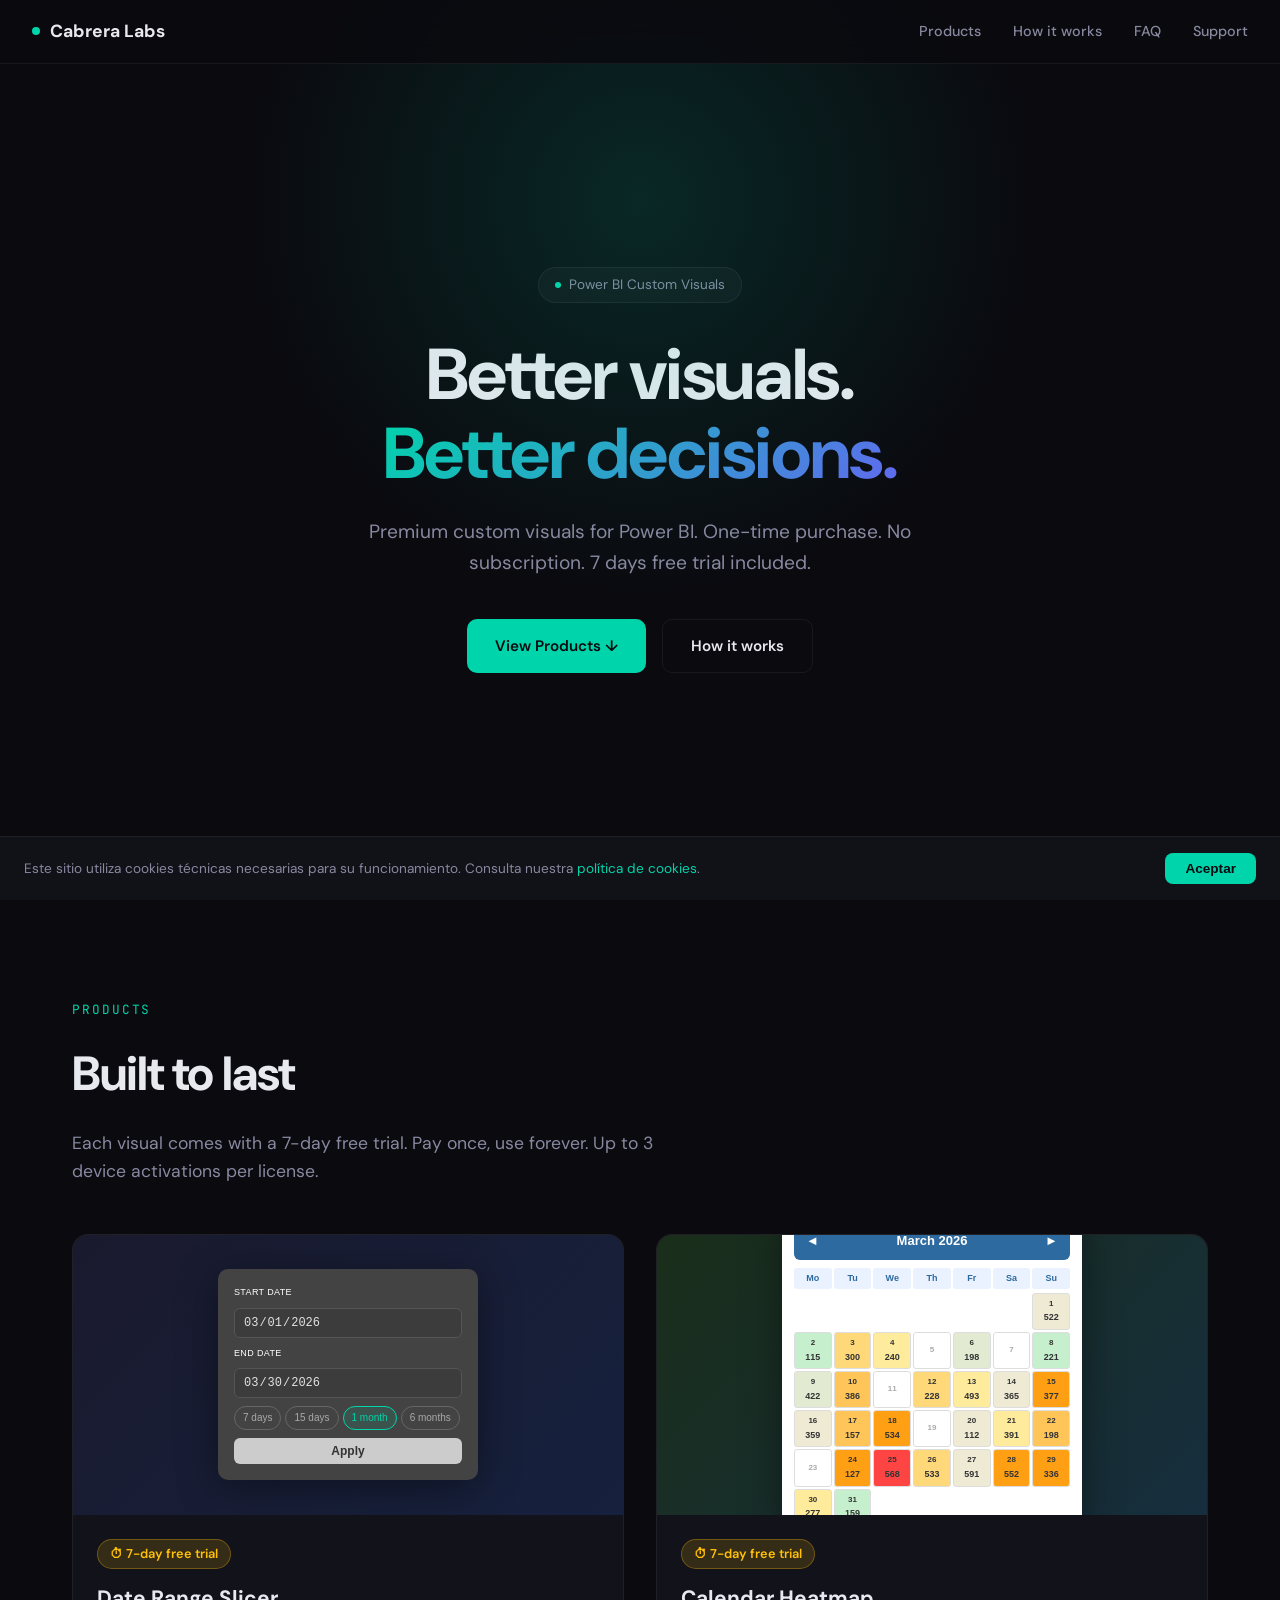
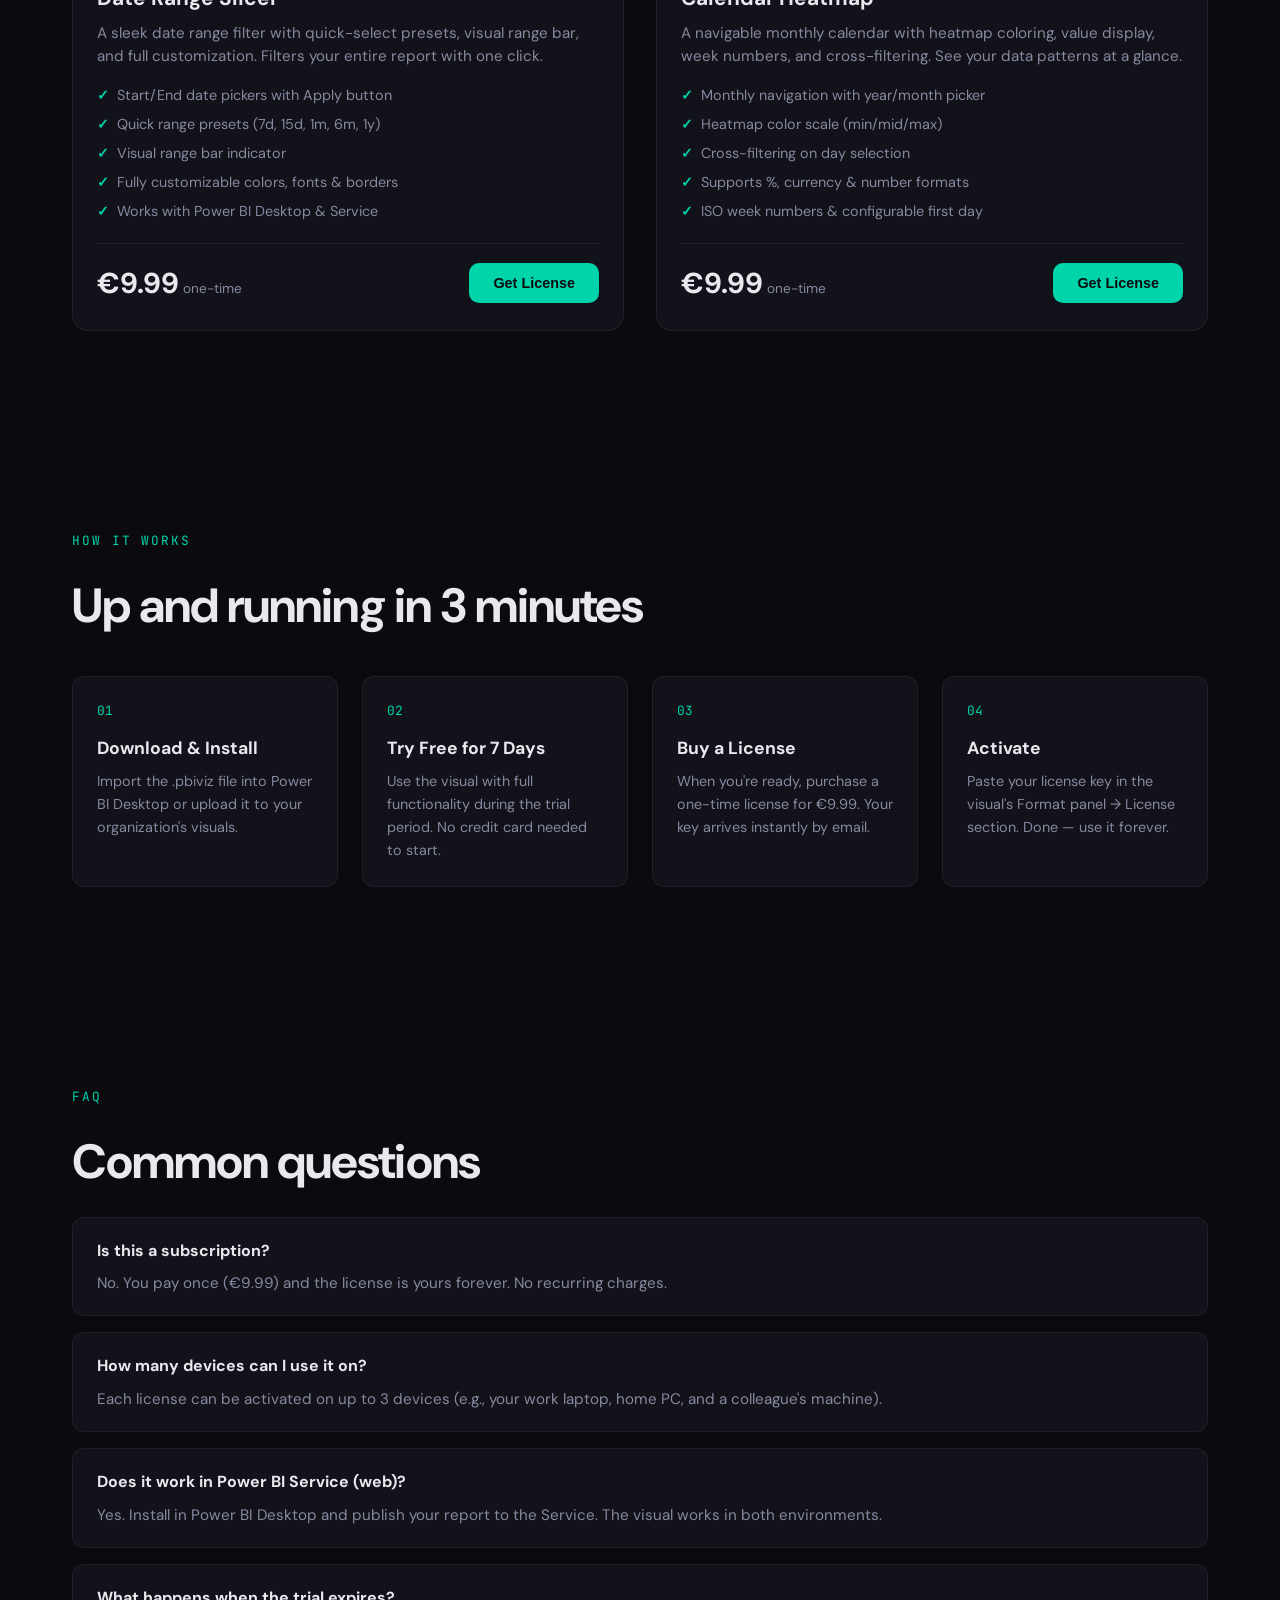
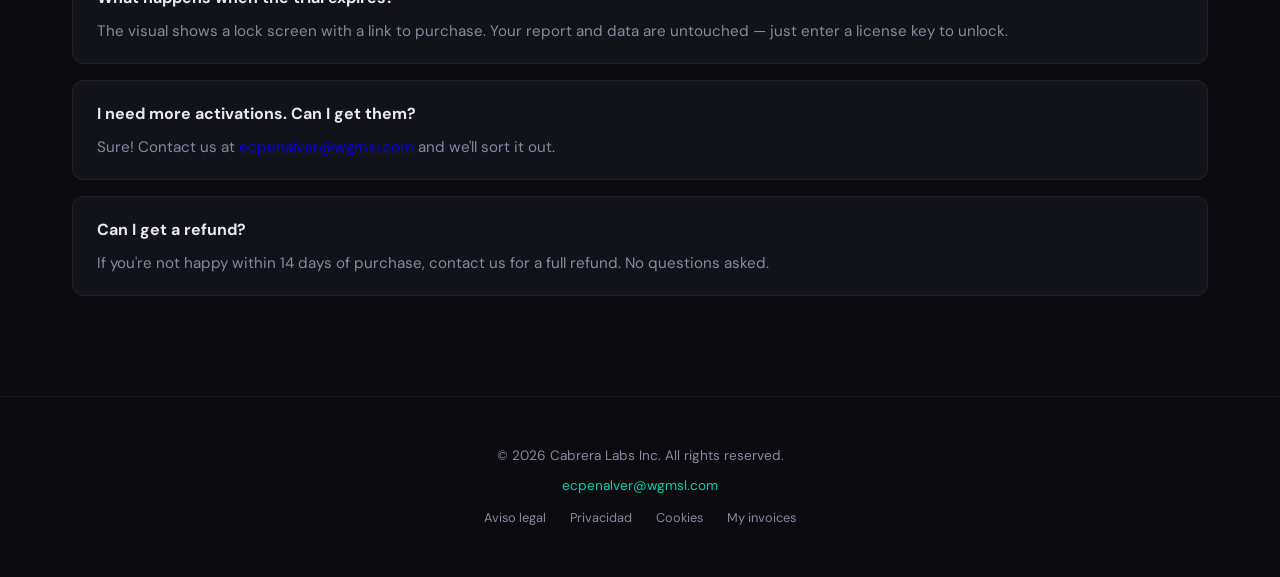
<file: index.html>
<!DOCTYPE html>
<html lang="en">
<head>
  <meta charset="UTF-8">
  <meta name="viewport" content="width=device-width, initial-scale=1.0">
  <title>Cabrera Labs — Power BI Custom Visuals</title>
  <meta name="description" content="Premium Power BI custom visuals. Date Range Slicer and Calendar Heatmap. One-time purchase, no subscription.">
  <link rel="preconnect" href="https://fonts.googleapis.com">
  <link href="https://fonts.googleapis.com/css2?family=DM+Sans:ital,wght@0,400;0,500;0,700&family=JetBrains+Mono:wght@500&display=swap" rel="stylesheet">
  <style>
    *, *::before, *::after { margin: 0; padding: 0; box-sizing: border-box; }

    :root {
      --bg: #0a0a0f;
      --bg2: #12121a;
      --bg3: #1a1a28;
      --text: #e8e8ef;
      --text-dim: #8888a0;
      --accent: #00d4aa;
      --accent-glow: rgba(0, 212, 170, 0.15);
      --accent2: #6366f1;
      --border: rgba(255,255,255,0.06);
      --card-bg: rgba(255,255,255,0.03);
      --font: 'DM Sans', sans-serif;
      --mono: 'JetBrains Mono', monospace;
    }

    html { scroll-behavior: smooth; }

    body {
      background: var(--bg);
      color: var(--text);
      font-family: var(--font);
      line-height: 1.6;
      -webkit-font-smoothing: antialiased;
    }

    /* ─── NAV ─── */
    nav {
      position: fixed; top: 0; left: 0; right: 0; z-index: 100;
      background: rgba(10, 10, 15, 0.85);
      backdrop-filter: blur(20px);
      border-bottom: 1px solid var(--border);
      padding: 0 2rem;
      height: 64px;
      display: flex; align-items: center; justify-content: space-between;
    }
    .nav-brand {
      display: flex; align-items: center; gap: 10px;
      font-weight: 700; font-size: 1.1rem; color: var(--text);
      text-decoration: none;
    }
    .nav-brand .dot { width: 8px; height: 8px; background: var(--accent); border-radius: 50%; }
    .nav-links { display: flex; gap: 2rem; align-items: center; }
    .nav-links a {
      color: var(--text-dim); text-decoration: none; font-size: 0.9rem; font-weight: 500;
      transition: color 0.2s;
    }
    .nav-links a:hover { color: var(--text); }

    /* ─── HERO ─── */
    .hero {
      min-height: 100vh;
      display: flex; flex-direction: column; align-items: center; justify-content: center;
      text-align: center;
      padding: 120px 2rem 80px;
      position: relative;
      overflow: hidden;
    }
    .hero::before {
      content: '';
      position: absolute; top: -200px; left: 50%; transform: translateX(-50%);
      width: 800px; height: 800px;
      background: radial-gradient(circle, var(--accent-glow) 0%, transparent 70%);
      pointer-events: none;
    }
    .hero-badge {
      display: inline-flex; align-items: center; gap: 8px;
      background: var(--card-bg); border: 1px solid var(--border);
      border-radius: 100px; padding: 6px 16px; margin-bottom: 2rem;
      font-size: 0.85rem; color: var(--text-dim);
    }
    .hero-badge .pulse {
      width: 6px; height: 6px; background: var(--accent); border-radius: 50%;
      animation: pulse 2s infinite;
    }
    @keyframes pulse {
      0%, 100% { opacity: 1; transform: scale(1); }
      50% { opacity: 0.5; transform: scale(1.5); }
    }
    .hero h1 {
      font-size: clamp(2.5rem, 6vw, 4.5rem);
      font-weight: 700;
      line-height: 1.1;
      max-width: 800px;
      margin-bottom: 1.5rem;
      letter-spacing: -0.02em;
    }
    .hero h1 .gradient {
      background: linear-gradient(135deg, var(--accent), var(--accent2));
      -webkit-background-clip: text; -webkit-text-fill-color: transparent;
    }
    .hero p {
      font-size: 1.2rem; color: var(--text-dim);
      max-width: 560px; margin-bottom: 2.5rem;
    }
    .hero-cta {
      display: flex; gap: 1rem; flex-wrap: wrap; justify-content: center;
    }
    .btn {
      display: inline-flex; align-items: center; gap: 8px;
      padding: 14px 28px;
      border-radius: 10px; font-weight: 600; font-size: 0.95rem;
      text-decoration: none; cursor: pointer; border: none;
      transition: all 0.25s;
    }
    .btn-primary {
      background: var(--accent); color: var(--bg);
    }
    .btn-primary:hover { transform: translateY(-2px); box-shadow: 0 8px 30px rgba(0,212,170,0.25); }
    .btn-ghost {
      background: transparent; color: var(--text);
      border: 1px solid var(--border);
    }
    .btn-ghost:hover { border-color: var(--accent); color: var(--accent); }

    /* ─── PRODUCTS ─── */
    .section { padding: 100px 2rem; max-width: 1200px; margin: 0 auto; }
    .section-label {
      font-family: var(--mono); font-size: 0.8rem; color: var(--accent);
      text-transform: uppercase; letter-spacing: 0.15em; margin-bottom: 1rem;
    }
    .section-title {
      font-size: clamp(2rem, 4vw, 3rem); font-weight: 700;
      letter-spacing: -0.02em; margin-bottom: 1rem;
    }
    .section-sub { color: var(--text-dim); font-size: 1.1rem; max-width: 600px; margin-bottom: 3rem; }

    .products-grid {
      display: grid; grid-template-columns: repeat(auto-fit, minmax(480px, 1fr));
      gap: 2rem;
    }
    @media (max-width: 600px) {
      .products-grid { grid-template-columns: 1fr; }
    }

    .product-card {
      background: var(--bg2);
      border: 1px solid var(--border);
      border-radius: 16px;
      overflow: hidden;
      transition: border-color 0.3s;
    }
    .product-card:hover { border-color: rgba(0,212,170,0.3); }

    .product-preview {
      height: 280px;
      padding: 24px;
      display: flex; align-items: center; justify-content: center;
      position: relative;
      overflow: hidden;
    }
    .product-preview::before {
      content: ''; position: absolute; inset: 0;
      opacity: 0.08;
    }
    .product-preview.slicer { background: linear-gradient(135deg, #1a1a2e, #16213e); }
    .product-preview.calendar { background: linear-gradient(135deg, #1a2e1a, #162e3e); }

    /* Date Slicer Preview SVG */
    .slicer-demo {
      width: 260px; background: #434343; border-radius: 10px; padding: 16px;
      display: flex; flex-direction: column; gap: 8px;
      font-family: 'Segoe UI', sans-serif; box-shadow: 0 8px 40px rgba(0,0,0,0.4);
    }
    .slicer-demo label {
      font-size: 9px; color: #fff; text-transform: uppercase; letter-spacing: 0.04em;
    }
    .slicer-demo input[type="date"] {
      width: 100%; background: #3c3c3c; border: 1px solid #555; border-radius: 6px;
      color: #e2e2e2; padding: 6px 8px; font-size: 12px;
    }
    .slicer-tags { display: flex; gap: 4px; flex-wrap: wrap; }
    .slicer-tags span {
      font-size: 10px; padding: 3px 8px; border-radius: 99px; border: 1px solid #666;
      color: #aaa;
    }
    .slicer-tags span.active {
      border-color: var(--accent); color: var(--accent); background: rgba(0,212,170,0.1);
    }
    .slicer-btn {
      width: 100%; background: #ccc; color: #333; border: none; border-radius: 6px;
      padding: 6px; font-weight: bold; font-size: 12px; cursor: default;
    }

    /* Calendar Preview */
    .cal-demo {
      width: 300px; background: #fff; border-radius: 10px; padding: 12px;
      font-family: 'Segoe UI', sans-serif; box-shadow: 0 8px 40px rgba(0,0,0,0.4);
    }
    .cal-header {
      display: flex; align-items: center; justify-content: space-between;
      background: #2D6A9F; color: white; padding: 8px 12px; border-radius: 6px;
      font-size: 13px; font-weight: bold; margin-bottom: 8px;
    }
    .cal-header span { cursor: default; }
    .cal-days {
      display: grid; grid-template-columns: repeat(7, 1fr); gap: 2px;
      text-align: center; font-size: 9px; margin-bottom: 4px;
    }
    .cal-days div { background: #EAF2FF; color: #2D6A9F; font-weight: bold; padding: 3px 0; border-radius: 3px; }
    .cal-cells {
      display: grid; grid-template-columns: repeat(7, 1fr); gap: 2px;
      text-align: center; font-size: 10px;
    }
    .cal-cells .cell {
      padding: 4px 2px; border-radius: 3px; border: 1px solid #ddd;
      min-height: 28px; display: flex; flex-direction: column; align-items: center; justify-content: center;
    }
    .cal-cells .cell.empty { border-color: transparent; }
    .cal-cells .cell .day { font-size: 8px; font-weight: bold; color: #333; }
    .cal-cells .cell .val { font-size: 9px; font-weight: bold; color: #333; }

    .product-info { padding: 24px; }
    .product-name { font-size: 1.3rem; font-weight: 700; margin-bottom: 8px; }
    .product-desc { color: var(--text-dim); font-size: 0.95rem; margin-bottom: 16px; line-height: 1.5; }
    .product-features {
      list-style: none; display: flex; flex-direction: column; gap: 6px; margin-bottom: 20px;
    }
    .product-features li {
      display: flex; align-items: center; gap: 8px;
      font-size: 0.9rem; color: var(--text-dim);
    }
    .product-features li::before {
      content: '✓'; color: var(--accent); font-weight: bold; font-size: 0.85rem;
    }
    .product-bottom {
      display: flex; align-items: center; justify-content: space-between;
      padding-top: 16px; border-top: 1px solid var(--border);
    }
    .product-price {
      display: flex; align-items: baseline; gap: 4px;
    }
    .product-price .amount { font-size: 1.8rem; font-weight: 700; }
    .product-price .label { font-size: 0.85rem; color: var(--text-dim); }
    .btn-buy {
      background: var(--accent); color: var(--bg);
      padding: 12px 24px; border-radius: 10px;
      font-weight: 700; font-size: 0.9rem;
      border: none; cursor: pointer; transition: all 0.25s;
    }
    .btn-buy:hover { transform: translateY(-2px); box-shadow: 0 6px 20px rgba(0,212,170,0.3); }
    .btn-buy:disabled { opacity: 0.6; cursor: wait; transform: none; box-shadow: none; }

    /* ─── HOW IT WORKS ─── */
    .steps {
      display: grid; grid-template-columns: repeat(auto-fit, minmax(220px, 1fr));
      gap: 1.5rem; margin-top: 2rem;
    }
    .step {
      background: var(--bg2); border: 1px solid var(--border);
      border-radius: 12px; padding: 24px;
    }
    .step-num {
      font-family: var(--mono); font-size: 0.8rem; color: var(--accent);
      margin-bottom: 12px;
    }
    .step h3 { font-size: 1.1rem; margin-bottom: 8px; }
    .step p { color: var(--text-dim); font-size: 0.9rem; }

    /* ─── FAQ ─── */
    .faq-grid { display: flex; flex-direction: column; gap: 1rem; }
    .faq-item {
      background: var(--bg2); border: 1px solid var(--border);
      border-radius: 12px; padding: 20px 24px;
    }
    .faq-q { font-weight: 700; margin-bottom: 8px; }
    .faq-a { color: var(--text-dim); font-size: 0.95rem; }

    /* ─── FOOTER ─── */
    footer {
      border-top: 1px solid var(--border);
      padding: 3rem 2rem;
      text-align: center;
      color: var(--text-dim);
      font-size: 0.85rem;
    }
    footer a { color: var(--accent); text-decoration: none; }

    /* ─── TRIAL BADGE ─── */
    .trial-badge {
      display: inline-flex; align-items: center; gap: 6px;
      background: rgba(255,193,7,0.15); color: #ffc107;
      border: 1px solid rgba(255,193,7,0.3);
      font-size: 0.8rem; font-weight: 600;
      padding: 4px 12px; border-radius: 100px;
      margin-bottom: 12px;
    }

    /* ─── MODAL ─── */
    .modal-overlay {
      display: none; position: fixed; inset: 0; z-index: 999;
      background: rgba(0,0,0,0.7); backdrop-filter: blur(4px);
      align-items: center; justify-content: center;
    }
    .modal-overlay.active { display: flex; }
    .modal {
      background: var(--bg2); border: 1px solid var(--border);
      border-radius: 16px; padding: 32px; max-width: 420px; width: 90%;
    }
    .modal h3 { margin-bottom: 16px; font-size: 1.2rem; }
    .modal input {
      width: 100%; padding: 12px 14px; border-radius: 8px;
      border: 1px solid var(--border); background: var(--bg);
      color: var(--text); font-size: 1rem; font-family: var(--font);
      margin-bottom: 12px;
    }
    .modal input:focus { outline: none; border-color: var(--accent); }
    .modal .btn-row { display: flex; gap: 8px; justify-content: flex-end; }
    .modal .btn-cancel {
      background: transparent; color: var(--text-dim); border: 1px solid var(--border);
      padding: 10px 18px; border-radius: 8px; cursor: pointer; font-size: 0.9rem;
    }
    .modal .btn-proceed {
      background: var(--accent); color: var(--bg); border: none;
      padding: 10px 24px; border-radius: 8px; cursor: pointer;
      font-weight: 700; font-size: 0.9rem;
    }
    .modal .btn-proceed:disabled { opacity: 0.5; cursor: not-allowed; }
    .modal .error { color: #f44; font-size: 0.85rem; margin-bottom: 8px; display: none; }
  </style>
</head>
<body>

<nav>
  <a href="/" class="nav-brand"><span class="dot"></span> Cabrera Labs</a>
  <div class="nav-links">
    <a href="#products">Products</a>
    <a href="#how-it-works">How it works</a>
    <a href="#faq">FAQ</a>
    <a href="mailto:ecpenalver@wgmsl.com">Support</a>
  </div>
</nav>

<!-- ─── HERO ─── -->
<section class="hero">
  <div class="hero-badge"><span class="pulse"></span> Power BI Custom Visuals</div>
  <h1>Better visuals.<br><span class="gradient">Better decisions.</span></h1>
  <p>Premium custom visuals for Power BI. One-time purchase. No subscription. 7 days free trial included.</p>
  <div class="hero-cta">
    <a href="#products" class="btn btn-primary">View Products ↓</a>
    <a href="#how-it-works" class="btn btn-ghost">How it works</a>
  </div>
</section>

<!-- ─── PRODUCTS ─── -->
<section class="section" id="products">
  <div class="section-label">Products</div>
  <h2 class="section-title">Built to last</h2>
  <p class="section-sub">Each visual comes with a 7-day free trial. Pay once, use forever. Up to 3 device activations per license.</p>

  <div class="products-grid">
    <!-- DATE SLICER -->
    <div class="product-card" id="date_slicer">
      <div class="product-preview slicer">
        <div class="slicer-demo">
          <label>Start Date</label>
          <input type="date" value="2026-03-01" disabled>
          <label>End Date</label>
          <input type="date" value="2026-03-30" disabled>
          <div class="slicer-tags">
            <span>7 days</span>
            <span>15 days</span>
            <span class="active">1 month</span>
            <span>6 months</span>
          </div>
          <button class="slicer-btn">Apply</button>
        </div>
      </div>
      <div class="product-info">
        <div class="trial-badge">⏱ 7-day free trial</div>
        <h3 class="product-name">Date Range Slicer</h3>
        <p class="product-desc">A sleek date range filter with quick-select presets, visual range bar, and full customization. Filters your entire report with one click.</p>
        <ul class="product-features">
          <li>Start/End date pickers with Apply button</li>
          <li>Quick range presets (7d, 15d, 1m, 6m, 1y)</li>
          <li>Visual range bar indicator</li>
          <li>Fully customizable colors, fonts & borders</li>
          <li>Works with Power BI Desktop & Service</li>
        </ul>
        <div class="product-bottom">
          <div class="product-price">
            <span class="amount">€9.99</span>
            <span class="label">one-time</span>
          </div>
          <button class="btn-buy" onclick="openCheckout('price_1TMv7459ZG6N5ZwsWK9PzkAW', 'Date Range Slicer')">Get License</button>
        </div>
      </div>
    </div>

    <!-- CALENDAR HEATMAP -->
    <div class="product-card" id="calendar_heatmap">
      <div class="product-preview calendar">
        <div class="cal-demo">
          <div class="cal-header">
            <span>◄</span> March 2026 <span>►</span>
          </div>
          <div class="cal-days">
            <div>Mo</div><div>Tu</div><div>We</div><div>Th</div><div>Fr</div><div>Sa</div><div>Su</div>
          </div>
          <div class="cal-cells" id="cal-cells"></div>
        </div>
      </div>
      <div class="product-info">
        <div class="trial-badge">⏱ 7-day free trial</div>
        <h3 class="product-name">Calendar Heatmap</h3>
        <p class="product-desc">A navigable monthly calendar with heatmap coloring, value display, week numbers, and cross-filtering. See your data patterns at a glance.</p>
        <ul class="product-features">
          <li>Monthly navigation with year/month picker</li>
          <li>Heatmap color scale (min/mid/max)</li>
          <li>Cross-filtering on day selection</li>
          <li>Supports %, currency & number formats</li>
          <li>ISO week numbers & configurable first day</li>
        </ul>
        <div class="product-bottom">
          <div class="product-price">
            <span class="amount">€9.99</span>
            <span class="label">one-time</span>
          </div>
          <button class="btn-buy" onclick="openCheckout('price_1TMv6c59ZG6N5Zws2h1m5W5O', 'Calendar Heatmap')">Get License</button>
        </div>
      </div>
    </div>
  </div>
</section>

<!-- ─── HOW IT WORKS ─── -->
<section class="section" id="how-it-works">
  <div class="section-label">How it works</div>
  <h2 class="section-title">Up and running in 3 minutes</h2>
  <div class="steps">
    <div class="step">
      <div class="step-num">01</div>
      <h3>Download & Install</h3>
      <p>Import the .pbiviz file into Power BI Desktop or upload it to your organization's visuals.</p>
    </div>
    <div class="step">
      <div class="step-num">02</div>
      <h3>Try Free for 7 Days</h3>
      <p>Use the visual with full functionality during the trial period. No credit card needed to start.</p>
    </div>
    <div class="step">
      <div class="step-num">03</div>
      <h3>Buy a License</h3>
      <p>When you're ready, purchase a one-time license for €9.99. Your key arrives instantly by email.</p>
    </div>
    <div class="step">
      <div class="step-num">04</div>
      <h3>Activate</h3>
      <p>Paste your license key in the visual's Format panel → License section. Done — use it forever.</p>
    </div>
  </div>
</section>

<!-- ─── FAQ ─── -->
<section class="section" id="faq">
  <div class="section-label">FAQ</div>
  <h2 class="section-title">Common questions</h2>
  <div class="faq-grid">
    <div class="faq-item">
      <div class="faq-q">Is this a subscription?</div>
      <div class="faq-a">No. You pay once (€9.99) and the license is yours forever. No recurring charges.</div>
    </div>
    <div class="faq-item">
      <div class="faq-q">How many devices can I use it on?</div>
      <div class="faq-a">Each license can be activated on up to 3 devices (e.g., your work laptop, home PC, and a colleague's machine).</div>
    </div>
    <div class="faq-item">
      <div class="faq-q">Does it work in Power BI Service (web)?</div>
      <div class="faq-a">Yes. Install in Power BI Desktop and publish your report to the Service. The visual works in both environments.</div>
    </div>
    <div class="faq-item">
      <div class="faq-q">What happens when the trial expires?</div>
      <div class="faq-a">The visual shows a lock screen with a link to purchase. Your report and data are untouched — just enter a license key to unlock.</div>
    </div>
    <div class="faq-item">
      <div class="faq-q">I need more activations. Can I get them?</div>
      <div class="faq-a">Sure! Contact us at <a href="mailto:ecpenalver@wgmsl.com">ecpenalver@wgmsl.com</a> and we'll sort it out.</div>
    </div>
    <div class="faq-item">
      <div class="faq-q">Can I get a refund?</div>
      <div class="faq-a">If you're not happy within 14 days of purchase, contact us for a full refund. No questions asked.</div>
    </div>
  </div>
</section>

<!-- ─── FOOTER ─── -->
<footer>
  <p>© 2026 Cabrera Labs Inc. All rights reserved.</p>
  <p style="margin-top: 8px;">
    <a href="mailto:ecpenalver@wgmsl.com">ecpenalver@wgmsl.com</a>
  </p>
  <div style="display:flex;gap:1.5rem;justify-content:center;margin-top:12px;">
    <a href="/aviso-legal.html" style="color:var(--text-dim);font-size:0.8rem;">Aviso legal</a>
    <a href="/privacidad.html" style="color:var(--text-dim);font-size:0.8rem;">Privacidad</a>
    <a href="/cookies.html" style="color:var(--text-dim);font-size:0.8rem;">Cookies</a>
    <a href="https://billing.stripe.com/p/login/eVq14neBS7CGel6chn9IQ00" target="_blank" style="color:var(--text-dim);font-size:0.8rem;">My invoices</a>
  </div>
</footer>

<!-- ─── CHECKOUT MODAL ─── -->
<div class="modal-overlay" id="modal">
  <div class="modal">
    <h3 id="modal-title">Get License</h3>
    <p class="error" id="modal-error"></p>
    <input type="email" id="modal-email" placeholder="Your email address" autocomplete="email">
    <div class="btn-row">
      <button class="btn-cancel" onclick="closeModal()">Cancel</button>
      <button class="btn-proceed" id="modal-btn" onclick="proceedCheckout()">Continue to Payment</button>
    </div>
  </div>
</div>

<script>
  // Calendar demo cells
  const cells = document.getElementById('cal-cells');
  const colors = ['#C6EFCE', '#D4EDD0', '#E2EBD2', '#EFEAD4', '#FFEB9C', '#FFD87A', '#FFC558', '#FFB236', '#FF9F14', '#FF4444'];
  // March 2026 starts on Sunday → offset = 6 (Mon-based)
  for (let i = 0; i < 6; i++) {
    const c = document.createElement('div');
    c.className = 'cell empty';
    cells.appendChild(c);
  }
  for (let d = 1; d <= 31; d++) {
    const c = document.createElement('div');
    c.className = 'cell';
    const hasData = Math.random() > 0.3;
    if (hasData) {
      const val = Math.floor(Math.random() * 10);
      c.style.backgroundColor = colors[val];
      c.innerHTML = `<span class="day">${d}</span><span class="val">${Math.floor(Math.random()*500)+100}</span>`;
    } else {
      c.innerHTML = `<span class="day" style="color:#aaa">${d}</span>`;
    }
    cells.appendChild(c);
  }

  // Checkout flow
  const API = 'https://merlin-backend-production-dfa1.up.railway.app';
  let currentPriceId = '';

  function openCheckout(priceId, productName) {
    currentPriceId = priceId;
    document.getElementById('modal-title').textContent = `Get ${productName} License`;
    document.getElementById('modal-email').value = '';
    document.getElementById('modal-error').style.display = 'none';
    document.getElementById('modal-btn').disabled = false;
    document.getElementById('modal-btn').textContent = 'Continue to Payment';
    document.getElementById('modal').classList.add('active');
    setTimeout(() => document.getElementById('modal-email').focus(), 100);
  }

  function closeModal() {
    document.getElementById('modal').classList.remove('active');
  }

  async function proceedCheckout() {
    const email = document.getElementById('modal-email').value.trim();
    const errEl = document.getElementById('modal-error');
    const btnEl = document.getElementById('modal-btn');

    if (!email || !email.includes('@')) {
      errEl.textContent = 'Please enter a valid email address.';
      errEl.style.display = 'block';
      return;
    }

    btnEl.disabled = true;
    btnEl.textContent = 'Redirecting...';
    errEl.style.display = 'none';

    try {
      const res = await fetch(`${API}/api/licenses/checkout`, {
        method: 'POST',
        headers: { 'Content-Type': 'application/json' },
        body: JSON.stringify({ priceId: currentPriceId, email })
      });
      const data = await res.json();
      if (data.url) {
        window.location.href = data.url;
      } else {
        throw new Error(data.error || 'Failed to create checkout session');
      }
    } catch (e) {
      errEl.textContent = e.message || 'Something went wrong. Please try again.';
      errEl.style.display = 'block';
      btnEl.disabled = false;
      btnEl.textContent = 'Continue to Payment';
    }
  }

  // Close modal on overlay click
  document.getElementById('modal').addEventListener('click', (e) => {
    if (e.target === e.currentTarget) closeModal();
  });

  // Enter key in email field
  document.getElementById('modal-email').addEventListener('keydown', (e) => {
    if (e.key === 'Enter') proceedCheckout();
  });

  // Cookie consent
  (function() {
    if (localStorage.getItem('cookie_consent')) return;
    const banner = document.createElement('div');
    banner.id = 'cookie-banner';
    banner.style.cssText = 'position:fixed;bottom:0;left:0;right:0;z-index:9999;background:rgba(18,18,26,0.95);backdrop-filter:blur(12px);border-top:1px solid rgba(255,255,255,0.06);padding:16px 24px;display:flex;align-items:center;justify-content:space-between;gap:16px;flex-wrap:wrap;font-family:DM Sans,sans-serif;';
    banner.innerHTML = `
      <p style="color:#8888a0;font-size:0.85rem;margin:0;flex:1;min-width:200px;">
        Este sitio utiliza cookies técnicas necesarias para su funcionamiento. Consulta nuestra <a href="/cookies.html" style="color:#00d4aa;text-decoration:none;">política de cookies</a>.
      </p>
      <button onclick="localStorage.setItem('cookie_consent','1');document.getElementById('cookie-banner').remove();" style="background:#00d4aa;color:#0a0a0f;border:none;padding:8px 20px;border-radius:8px;font-weight:600;font-size:0.85rem;cursor:pointer;white-space:nowrap;">Aceptar</button>
    `;
    document.body.appendChild(banner);
  })();
</script>

</body>
</html>
</file>
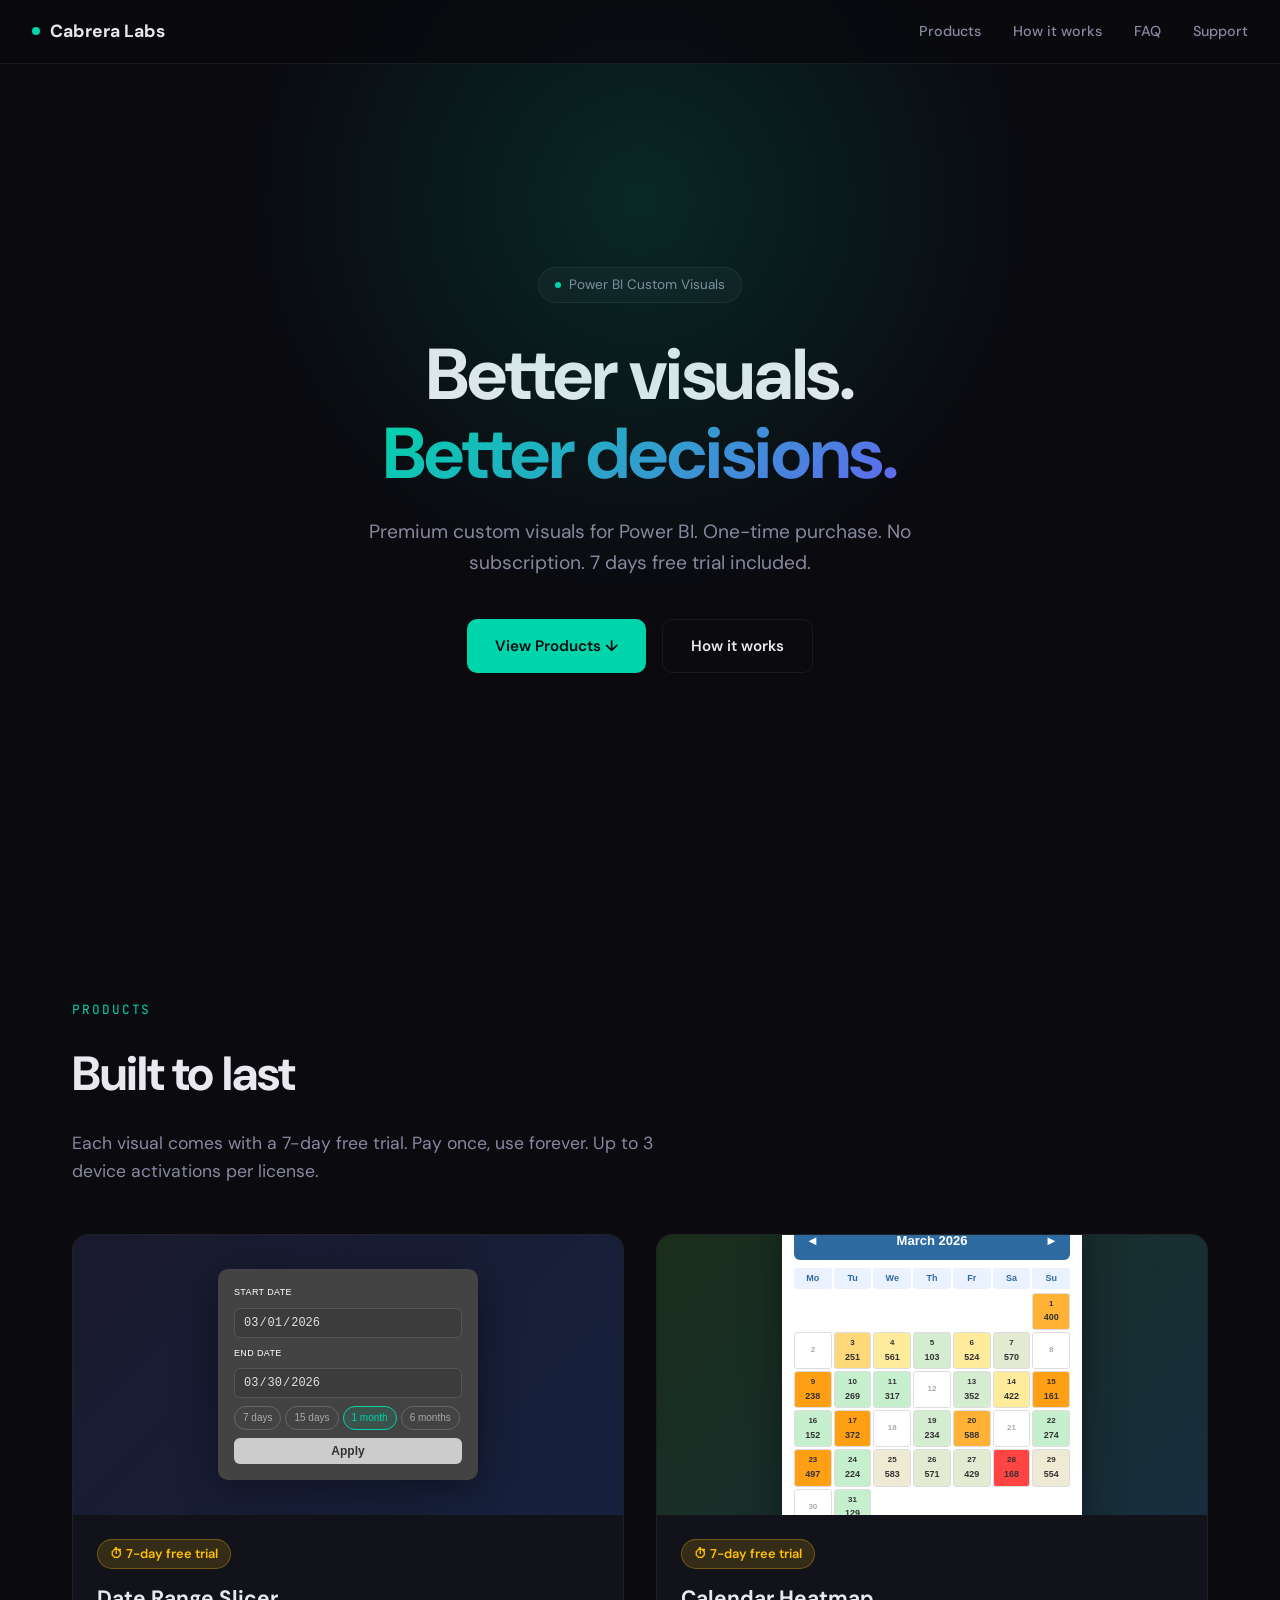
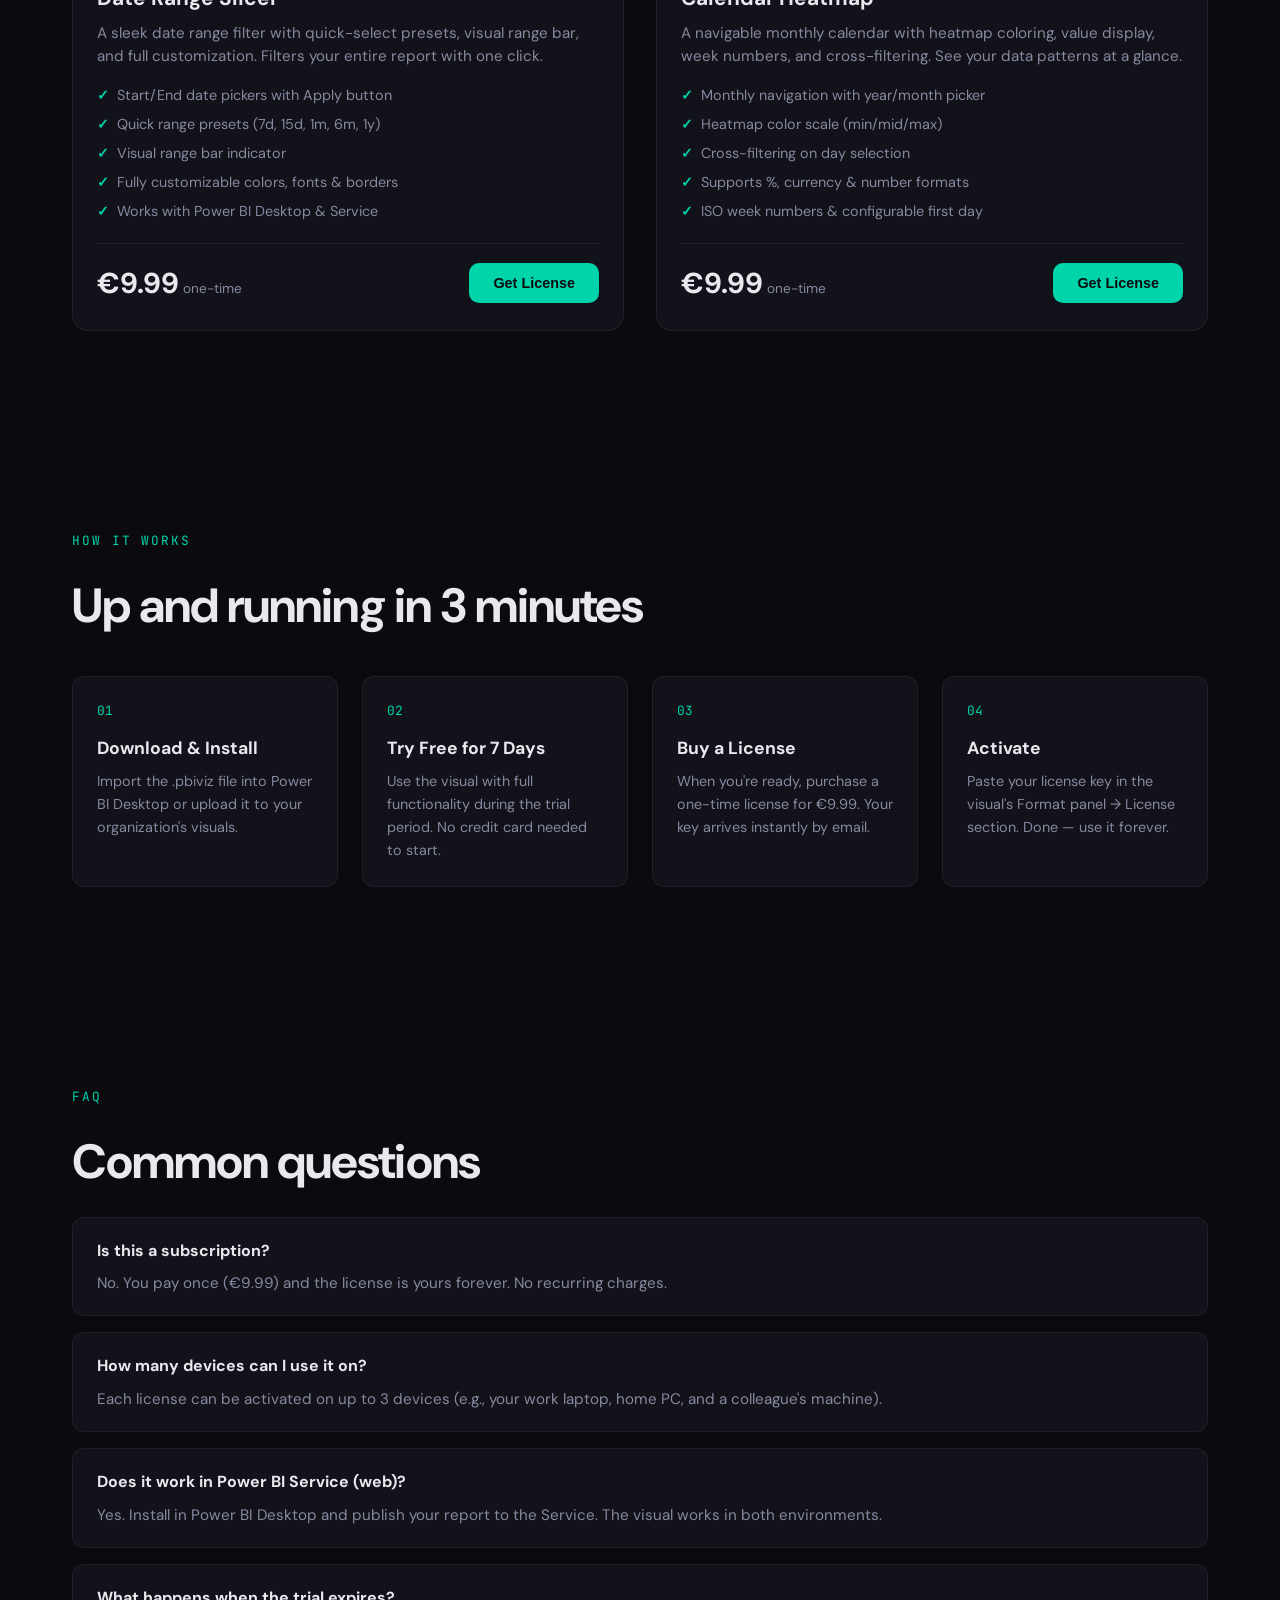
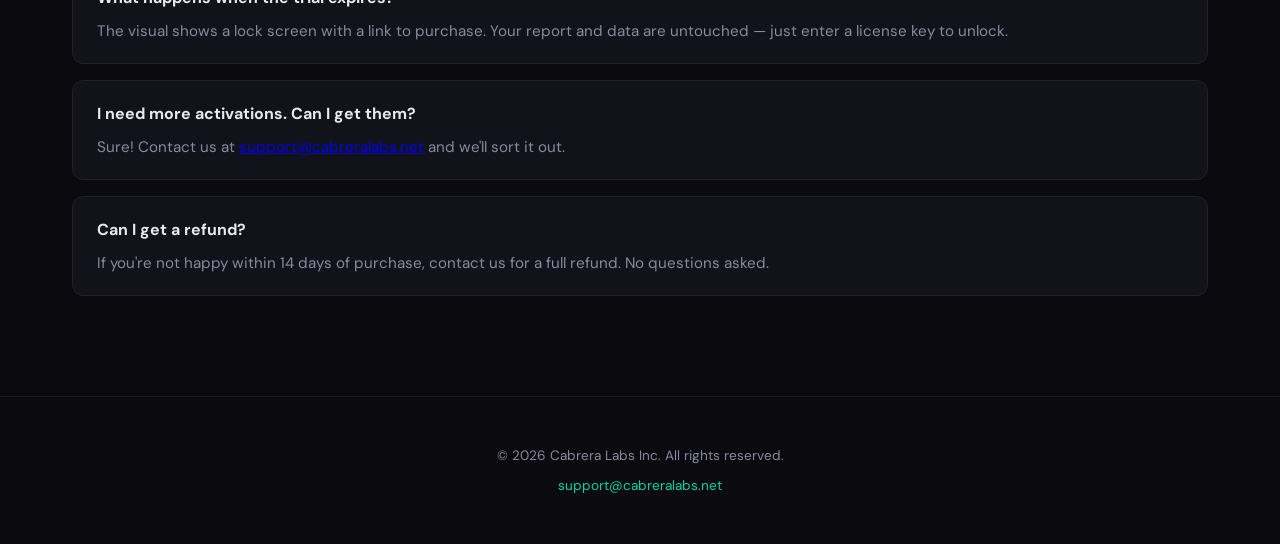
<file: cabreralabs-website/index.html>
<!DOCTYPE html>
<html lang="en">
<head>
  <meta charset="UTF-8">
  <meta name="viewport" content="width=device-width, initial-scale=1.0">
  <title>Cabrera Labs — Power BI Custom Visuals</title>
  <meta name="description" content="Premium Power BI custom visuals. Date Range Slicer and Calendar Heatmap. One-time purchase, no subscription.">
  <link rel="preconnect" href="https://fonts.googleapis.com">
  <link href="https://fonts.googleapis.com/css2?family=DM+Sans:ital,wght@0,400;0,500;0,700&family=JetBrains+Mono:wght@500&display=swap" rel="stylesheet">
  <style>
    *, *::before, *::after { margin: 0; padding: 0; box-sizing: border-box; }

    :root {
      --bg: #0a0a0f;
      --bg2: #12121a;
      --bg3: #1a1a28;
      --text: #e8e8ef;
      --text-dim: #8888a0;
      --accent: #00d4aa;
      --accent-glow: rgba(0, 212, 170, 0.15);
      --accent2: #6366f1;
      --border: rgba(255,255,255,0.06);
      --card-bg: rgba(255,255,255,0.03);
      --font: 'DM Sans', sans-serif;
      --mono: 'JetBrains Mono', monospace;
    }

    html { scroll-behavior: smooth; }

    body {
      background: var(--bg);
      color: var(--text);
      font-family: var(--font);
      line-height: 1.6;
      -webkit-font-smoothing: antialiased;
    }

    /* ─── NAV ─── */
    nav {
      position: fixed; top: 0; left: 0; right: 0; z-index: 100;
      background: rgba(10, 10, 15, 0.85);
      backdrop-filter: blur(20px);
      border-bottom: 1px solid var(--border);
      padding: 0 2rem;
      height: 64px;
      display: flex; align-items: center; justify-content: space-between;
    }
    .nav-brand {
      display: flex; align-items: center; gap: 10px;
      font-weight: 700; font-size: 1.1rem; color: var(--text);
      text-decoration: none;
    }
    .nav-brand .dot { width: 8px; height: 8px; background: var(--accent); border-radius: 50%; }
    .nav-links { display: flex; gap: 2rem; align-items: center; }
    .nav-links a {
      color: var(--text-dim); text-decoration: none; font-size: 0.9rem; font-weight: 500;
      transition: color 0.2s;
    }
    .nav-links a:hover { color: var(--text); }

    /* ─── HERO ─── */
    .hero {
      min-height: 100vh;
      display: flex; flex-direction: column; align-items: center; justify-content: center;
      text-align: center;
      padding: 120px 2rem 80px;
      position: relative;
      overflow: hidden;
    }
    .hero::before {
      content: '';
      position: absolute; top: -200px; left: 50%; transform: translateX(-50%);
      width: 800px; height: 800px;
      background: radial-gradient(circle, var(--accent-glow) 0%, transparent 70%);
      pointer-events: none;
    }
    .hero-badge {
      display: inline-flex; align-items: center; gap: 8px;
      background: var(--card-bg); border: 1px solid var(--border);
      border-radius: 100px; padding: 6px 16px; margin-bottom: 2rem;
      font-size: 0.85rem; color: var(--text-dim);
    }
    .hero-badge .pulse {
      width: 6px; height: 6px; background: var(--accent); border-radius: 50%;
      animation: pulse 2s infinite;
    }
    @keyframes pulse {
      0%, 100% { opacity: 1; transform: scale(1); }
      50% { opacity: 0.5; transform: scale(1.5); }
    }
    .hero h1 {
      font-size: clamp(2.5rem, 6vw, 4.5rem);
      font-weight: 700;
      line-height: 1.1;
      max-width: 800px;
      margin-bottom: 1.5rem;
      letter-spacing: -0.02em;
    }
    .hero h1 .gradient {
      background: linear-gradient(135deg, var(--accent), var(--accent2));
      -webkit-background-clip: text; -webkit-text-fill-color: transparent;
    }
    .hero p {
      font-size: 1.2rem; color: var(--text-dim);
      max-width: 560px; margin-bottom: 2.5rem;
    }
    .hero-cta {
      display: flex; gap: 1rem; flex-wrap: wrap; justify-content: center;
    }
    .btn {
      display: inline-flex; align-items: center; gap: 8px;
      padding: 14px 28px;
      border-radius: 10px; font-weight: 600; font-size: 0.95rem;
      text-decoration: none; cursor: pointer; border: none;
      transition: all 0.25s;
    }
    .btn-primary {
      background: var(--accent); color: var(--bg);
    }
    .btn-primary:hover { transform: translateY(-2px); box-shadow: 0 8px 30px rgba(0,212,170,0.25); }
    .btn-ghost {
      background: transparent; color: var(--text);
      border: 1px solid var(--border);
    }
    .btn-ghost:hover { border-color: var(--accent); color: var(--accent); }

    /* ─── PRODUCTS ─── */
    .section { padding: 100px 2rem; max-width: 1200px; margin: 0 auto; }
    .section-label {
      font-family: var(--mono); font-size: 0.8rem; color: var(--accent);
      text-transform: uppercase; letter-spacing: 0.15em; margin-bottom: 1rem;
    }
    .section-title {
      font-size: clamp(2rem, 4vw, 3rem); font-weight: 700;
      letter-spacing: -0.02em; margin-bottom: 1rem;
    }
    .section-sub { color: var(--text-dim); font-size: 1.1rem; max-width: 600px; margin-bottom: 3rem; }

    .products-grid {
      display: grid; grid-template-columns: repeat(auto-fit, minmax(480px, 1fr));
      gap: 2rem;
    }
    @media (max-width: 600px) {
      .products-grid { grid-template-columns: 1fr; }
    }

    .product-card {
      background: var(--bg2);
      border: 1px solid var(--border);
      border-radius: 16px;
      overflow: hidden;
      transition: border-color 0.3s;
    }
    .product-card:hover { border-color: rgba(0,212,170,0.3); }

    .product-preview {
      height: 280px;
      padding: 24px;
      display: flex; align-items: center; justify-content: center;
      position: relative;
      overflow: hidden;
    }
    .product-preview::before {
      content: ''; position: absolute; inset: 0;
      opacity: 0.08;
    }
    .product-preview.slicer { background: linear-gradient(135deg, #1a1a2e, #16213e); }
    .product-preview.calendar { background: linear-gradient(135deg, #1a2e1a, #162e3e); }

    /* Date Slicer Preview SVG */
    .slicer-demo {
      width: 260px; background: #434343; border-radius: 10px; padding: 16px;
      display: flex; flex-direction: column; gap: 8px;
      font-family: 'Segoe UI', sans-serif; box-shadow: 0 8px 40px rgba(0,0,0,0.4);
    }
    .slicer-demo label {
      font-size: 9px; color: #fff; text-transform: uppercase; letter-spacing: 0.04em;
    }
    .slicer-demo input[type="date"] {
      width: 100%; background: #3c3c3c; border: 1px solid #555; border-radius: 6px;
      color: #e2e2e2; padding: 6px 8px; font-size: 12px;
    }
    .slicer-tags { display: flex; gap: 4px; flex-wrap: wrap; }
    .slicer-tags span {
      font-size: 10px; padding: 3px 8px; border-radius: 99px; border: 1px solid #666;
      color: #aaa;
    }
    .slicer-tags span.active {
      border-color: var(--accent); color: var(--accent); background: rgba(0,212,170,0.1);
    }
    .slicer-btn {
      width: 100%; background: #ccc; color: #333; border: none; border-radius: 6px;
      padding: 6px; font-weight: bold; font-size: 12px; cursor: default;
    }

    /* Calendar Preview */
    .cal-demo {
      width: 300px; background: #fff; border-radius: 10px; padding: 12px;
      font-family: 'Segoe UI', sans-serif; box-shadow: 0 8px 40px rgba(0,0,0,0.4);
    }
    .cal-header {
      display: flex; align-items: center; justify-content: space-between;
      background: #2D6A9F; color: white; padding: 8px 12px; border-radius: 6px;
      font-size: 13px; font-weight: bold; margin-bottom: 8px;
    }
    .cal-header span { cursor: default; }
    .cal-days {
      display: grid; grid-template-columns: repeat(7, 1fr); gap: 2px;
      text-align: center; font-size: 9px; margin-bottom: 4px;
    }
    .cal-days div { background: #EAF2FF; color: #2D6A9F; font-weight: bold; padding: 3px 0; border-radius: 3px; }
    .cal-cells {
      display: grid; grid-template-columns: repeat(7, 1fr); gap: 2px;
      text-align: center; font-size: 10px;
    }
    .cal-cells .cell {
      padding: 4px 2px; border-radius: 3px; border: 1px solid #ddd;
      min-height: 28px; display: flex; flex-direction: column; align-items: center; justify-content: center;
    }
    .cal-cells .cell.empty { border-color: transparent; }
    .cal-cells .cell .day { font-size: 8px; font-weight: bold; color: #333; }
    .cal-cells .cell .val { font-size: 9px; font-weight: bold; color: #333; }

    .product-info { padding: 24px; }
    .product-name { font-size: 1.3rem; font-weight: 700; margin-bottom: 8px; }
    .product-desc { color: var(--text-dim); font-size: 0.95rem; margin-bottom: 16px; line-height: 1.5; }
    .product-features {
      list-style: none; display: flex; flex-direction: column; gap: 6px; margin-bottom: 20px;
    }
    .product-features li {
      display: flex; align-items: center; gap: 8px;
      font-size: 0.9rem; color: var(--text-dim);
    }
    .product-features li::before {
      content: '✓'; color: var(--accent); font-weight: bold; font-size: 0.85rem;
    }
    .product-bottom {
      display: flex; align-items: center; justify-content: space-between;
      padding-top: 16px; border-top: 1px solid var(--border);
    }
    .product-price {
      display: flex; align-items: baseline; gap: 4px;
    }
    .product-price .amount { font-size: 1.8rem; font-weight: 700; }
    .product-price .label { font-size: 0.85rem; color: var(--text-dim); }
    .btn-buy {
      background: var(--accent); color: var(--bg);
      padding: 12px 24px; border-radius: 10px;
      font-weight: 700; font-size: 0.9rem;
      border: none; cursor: pointer; transition: all 0.25s;
    }
    .btn-buy:hover { transform: translateY(-2px); box-shadow: 0 6px 20px rgba(0,212,170,0.3); }
    .btn-buy:disabled { opacity: 0.6; cursor: wait; transform: none; box-shadow: none; }

    /* ─── HOW IT WORKS ─── */
    .steps {
      display: grid; grid-template-columns: repeat(auto-fit, minmax(220px, 1fr));
      gap: 1.5rem; margin-top: 2rem;
    }
    .step {
      background: var(--bg2); border: 1px solid var(--border);
      border-radius: 12px; padding: 24px;
    }
    .step-num {
      font-family: var(--mono); font-size: 0.8rem; color: var(--accent);
      margin-bottom: 12px;
    }
    .step h3 { font-size: 1.1rem; margin-bottom: 8px; }
    .step p { color: var(--text-dim); font-size: 0.9rem; }

    /* ─── FAQ ─── */
    .faq-grid { display: flex; flex-direction: column; gap: 1rem; }
    .faq-item {
      background: var(--bg2); border: 1px solid var(--border);
      border-radius: 12px; padding: 20px 24px;
    }
    .faq-q { font-weight: 700; margin-bottom: 8px; }
    .faq-a { color: var(--text-dim); font-size: 0.95rem; }

    /* ─── FOOTER ─── */
    footer {
      border-top: 1px solid var(--border);
      padding: 3rem 2rem;
      text-align: center;
      color: var(--text-dim);
      font-size: 0.85rem;
    }
    footer a { color: var(--accent); text-decoration: none; }

    /* ─── TRIAL BADGE ─── */
    .trial-badge {
      display: inline-flex; align-items: center; gap: 6px;
      background: rgba(255,193,7,0.15); color: #ffc107;
      border: 1px solid rgba(255,193,7,0.3);
      font-size: 0.8rem; font-weight: 600;
      padding: 4px 12px; border-radius: 100px;
      margin-bottom: 12px;
    }

    /* ─── MODAL ─── */
    .modal-overlay {
      display: none; position: fixed; inset: 0; z-index: 999;
      background: rgba(0,0,0,0.7); backdrop-filter: blur(4px);
      align-items: center; justify-content: center;
    }
    .modal-overlay.active { display: flex; }
    .modal {
      background: var(--bg2); border: 1px solid var(--border);
      border-radius: 16px; padding: 32px; max-width: 420px; width: 90%;
    }
    .modal h3 { margin-bottom: 16px; font-size: 1.2rem; }
    .modal input {
      width: 100%; padding: 12px 14px; border-radius: 8px;
      border: 1px solid var(--border); background: var(--bg);
      color: var(--text); font-size: 1rem; font-family: var(--font);
      margin-bottom: 12px;
    }
    .modal input:focus { outline: none; border-color: var(--accent); }
    .modal .btn-row { display: flex; gap: 8px; justify-content: flex-end; }
    .modal .btn-cancel {
      background: transparent; color: var(--text-dim); border: 1px solid var(--border);
      padding: 10px 18px; border-radius: 8px; cursor: pointer; font-size: 0.9rem;
    }
    .modal .btn-proceed {
      background: var(--accent); color: var(--bg); border: none;
      padding: 10px 24px; border-radius: 8px; cursor: pointer;
      font-weight: 700; font-size: 0.9rem;
    }
    .modal .btn-proceed:disabled { opacity: 0.5; cursor: not-allowed; }
    .modal .error { color: #f44; font-size: 0.85rem; margin-bottom: 8px; display: none; }
  </style>
</head>
<body>

<nav>
  <a href="/" class="nav-brand"><span class="dot"></span> Cabrera Labs</a>
  <div class="nav-links">
    <a href="#products">Products</a>
    <a href="#how-it-works">How it works</a>
    <a href="#faq">FAQ</a>
    <a href="mailto:support@cabreralabs.net">Support</a>
  </div>
</nav>

<!-- ─── HERO ─── -->
<section class="hero">
  <div class="hero-badge"><span class="pulse"></span> Power BI Custom Visuals</div>
  <h1>Better visuals.<br><span class="gradient">Better decisions.</span></h1>
  <p>Premium custom visuals for Power BI. One-time purchase. No subscription. 7 days free trial included.</p>
  <div class="hero-cta">
    <a href="#products" class="btn btn-primary">View Products ↓</a>
    <a href="#how-it-works" class="btn btn-ghost">How it works</a>
  </div>
</section>

<!-- ─── PRODUCTS ─── -->
<section class="section" id="products">
  <div class="section-label">Products</div>
  <h2 class="section-title">Built to last</h2>
  <p class="section-sub">Each visual comes with a 7-day free trial. Pay once, use forever. Up to 3 device activations per license.</p>

  <div class="products-grid">
    <!-- DATE SLICER -->
    <div class="product-card" id="date_slicer">
      <div class="product-preview slicer">
        <div class="slicer-demo">
          <label>Start Date</label>
          <input type="date" value="2026-03-01" disabled>
          <label>End Date</label>
          <input type="date" value="2026-03-30" disabled>
          <div class="slicer-tags">
            <span>7 days</span>
            <span>15 days</span>
            <span class="active">1 month</span>
            <span>6 months</span>
          </div>
          <button class="slicer-btn">Apply</button>
        </div>
      </div>
      <div class="product-info">
        <div class="trial-badge">⏱ 7-day free trial</div>
        <h3 class="product-name">Date Range Slicer</h3>
        <p class="product-desc">A sleek date range filter with quick-select presets, visual range bar, and full customization. Filters your entire report with one click.</p>
        <ul class="product-features">
          <li>Start/End date pickers with Apply button</li>
          <li>Quick range presets (7d, 15d, 1m, 6m, 1y)</li>
          <li>Visual range bar indicator</li>
          <li>Fully customizable colors, fonts & borders</li>
          <li>Works with Power BI Desktop & Service</li>
        </ul>
        <div class="product-bottom">
          <div class="product-price">
            <span class="amount">€9.99</span>
            <span class="label">one-time</span>
          </div>
          <button class="btn-buy" onclick="openCheckout('price_1TGRNbGVqx3g496WdOweaCqn', 'Date Range Slicer')">Get License</button>
        </div>
      </div>
    </div>

    <!-- CALENDAR HEATMAP -->
    <div class="product-card" id="calendar_heatmap">
      <div class="product-preview calendar">
        <div class="cal-demo">
          <div class="cal-header">
            <span>◄</span> March 2026 <span>►</span>
          </div>
          <div class="cal-days">
            <div>Mo</div><div>Tu</div><div>We</div><div>Th</div><div>Fr</div><div>Sa</div><div>Su</div>
          </div>
          <div class="cal-cells" id="cal-cells"></div>
        </div>
      </div>
      <div class="product-info">
        <div class="trial-badge">⏱ 7-day free trial</div>
        <h3 class="product-name">Calendar Heatmap</h3>
        <p class="product-desc">A navigable monthly calendar with heatmap coloring, value display, week numbers, and cross-filtering. See your data patterns at a glance.</p>
        <ul class="product-features">
          <li>Monthly navigation with year/month picker</li>
          <li>Heatmap color scale (min/mid/max)</li>
          <li>Cross-filtering on day selection</li>
          <li>Supports %, currency & number formats</li>
          <li>ISO week numbers & configurable first day</li>
        </ul>
        <div class="product-bottom">
          <div class="product-price">
            <span class="amount">€9.99</span>
            <span class="label">one-time</span>
          </div>
          <button class="btn-buy" onclick="openCheckout('price_1TGROVGVqx3g496Whrh6SwIa', 'Calendar Heatmap')">Get License</button>
        </div>
      </div>
    </div>
  </div>
</section>

<!-- ─── HOW IT WORKS ─── -->
<section class="section" id="how-it-works">
  <div class="section-label">How it works</div>
  <h2 class="section-title">Up and running in 3 minutes</h2>
  <div class="steps">
    <div class="step">
      <div class="step-num">01</div>
      <h3>Download & Install</h3>
      <p>Import the .pbiviz file into Power BI Desktop or upload it to your organization's visuals.</p>
    </div>
    <div class="step">
      <div class="step-num">02</div>
      <h3>Try Free for 7 Days</h3>
      <p>Use the visual with full functionality during the trial period. No credit card needed to start.</p>
    </div>
    <div class="step">
      <div class="step-num">03</div>
      <h3>Buy a License</h3>
      <p>When you're ready, purchase a one-time license for €9.99. Your key arrives instantly by email.</p>
    </div>
    <div class="step">
      <div class="step-num">04</div>
      <h3>Activate</h3>
      <p>Paste your license key in the visual's Format panel → License section. Done — use it forever.</p>
    </div>
  </div>
</section>

<!-- ─── FAQ ─── -->
<section class="section" id="faq">
  <div class="section-label">FAQ</div>
  <h2 class="section-title">Common questions</h2>
  <div class="faq-grid">
    <div class="faq-item">
      <div class="faq-q">Is this a subscription?</div>
      <div class="faq-a">No. You pay once (€9.99) and the license is yours forever. No recurring charges.</div>
    </div>
    <div class="faq-item">
      <div class="faq-q">How many devices can I use it on?</div>
      <div class="faq-a">Each license can be activated on up to 3 devices (e.g., your work laptop, home PC, and a colleague's machine).</div>
    </div>
    <div class="faq-item">
      <div class="faq-q">Does it work in Power BI Service (web)?</div>
      <div class="faq-a">Yes. Install in Power BI Desktop and publish your report to the Service. The visual works in both environments.</div>
    </div>
    <div class="faq-item">
      <div class="faq-q">What happens when the trial expires?</div>
      <div class="faq-a">The visual shows a lock screen with a link to purchase. Your report and data are untouched — just enter a license key to unlock.</div>
    </div>
    <div class="faq-item">
      <div class="faq-q">I need more activations. Can I get them?</div>
      <div class="faq-a">Sure! Contact us at <a href="mailto:support@cabreralabs.net">support@cabreralabs.net</a> and we'll sort it out.</div>
    </div>
    <div class="faq-item">
      <div class="faq-q">Can I get a refund?</div>
      <div class="faq-a">If you're not happy within 14 days of purchase, contact us for a full refund. No questions asked.</div>
    </div>
  </div>
</section>

<!-- ─── FOOTER ─── -->
<footer>
  <p>© 2026 Cabrera Labs Inc. All rights reserved.</p>
  <p style="margin-top: 8px;">
    <a href="mailto:support@cabreralabs.net">support@cabreralabs.net</a>
  </p>
</footer>

<!-- ─── CHECKOUT MODAL ─── -->
<div class="modal-overlay" id="modal">
  <div class="modal">
    <h3 id="modal-title">Get License</h3>
    <p class="error" id="modal-error"></p>
    <input type="email" id="modal-email" placeholder="Your email address" autocomplete="email">
    <div class="btn-row">
      <button class="btn-cancel" onclick="closeModal()">Cancel</button>
      <button class="btn-proceed" id="modal-btn" onclick="proceedCheckout()">Continue to Payment</button>
    </div>
  </div>
</div>

<script>
  // Calendar demo cells
  const cells = document.getElementById('cal-cells');
  const colors = ['#C6EFCE', '#D4EDD0', '#E2EBD2', '#EFEAD4', '#FFEB9C', '#FFD87A', '#FFC558', '#FFB236', '#FF9F14', '#FF4444'];
  // March 2026 starts on Sunday → offset = 6 (Mon-based)
  for (let i = 0; i < 6; i++) {
    const c = document.createElement('div');
    c.className = 'cell empty';
    cells.appendChild(c);
  }
  for (let d = 1; d <= 31; d++) {
    const c = document.createElement('div');
    c.className = 'cell';
    const hasData = Math.random() > 0.3;
    if (hasData) {
      const val = Math.floor(Math.random() * 10);
      c.style.backgroundColor = colors[val];
      c.innerHTML = `<span class="day">${d}</span><span class="val">${Math.floor(Math.random()*500)+100}</span>`;
    } else {
      c.innerHTML = `<span class="day" style="color:#aaa">${d}</span>`;
    }
    cells.appendChild(c);
  }

  // Checkout flow
  const API = 'https://merlin-backend-production-dfa1.up.railway.app';
  let currentPriceId = '';

  function openCheckout(priceId, productName) {
    currentPriceId = priceId;
    document.getElementById('modal-title').textContent = `Get ${productName} License`;
    document.getElementById('modal-email').value = '';
    document.getElementById('modal-error').style.display = 'none';
    document.getElementById('modal-btn').disabled = false;
    document.getElementById('modal-btn').textContent = 'Continue to Payment';
    document.getElementById('modal').classList.add('active');
    setTimeout(() => document.getElementById('modal-email').focus(), 100);
  }

  function closeModal() {
    document.getElementById('modal').classList.remove('active');
  }

  async function proceedCheckout() {
    const email = document.getElementById('modal-email').value.trim();
    const errEl = document.getElementById('modal-error');
    const btnEl = document.getElementById('modal-btn');

    if (!email || !email.includes('@')) {
      errEl.textContent = 'Please enter a valid email address.';
      errEl.style.display = 'block';
      return;
    }

    btnEl.disabled = true;
    btnEl.textContent = 'Redirecting...';
    errEl.style.display = 'none';

    try {
      const res = await fetch(`${API}/api/licenses/checkout`, {
        method: 'POST',
        headers: { 'Content-Type': 'application/json' },
        body: JSON.stringify({ priceId: currentPriceId, email })
      });
      const data = await res.json();
      if (data.url) {
        window.location.href = data.url;
      } else {
        throw new Error(data.error || 'Failed to create checkout session');
      }
    } catch (e) {
      errEl.textContent = e.message || 'Something went wrong. Please try again.';
      errEl.style.display = 'block';
      btnEl.disabled = false;
      btnEl.textContent = 'Continue to Payment';
    }
  }

  // Close modal on overlay click
  document.getElementById('modal').addEventListener('click', (e) => {
    if (e.target === e.currentTarget) closeModal();
  });

  // Enter key in email field
  document.getElementById('modal-email').addEventListener('keydown', (e) => {
    if (e.key === 'Enter') proceedCheckout();
  });
</script>

</body>
</html>
</file>
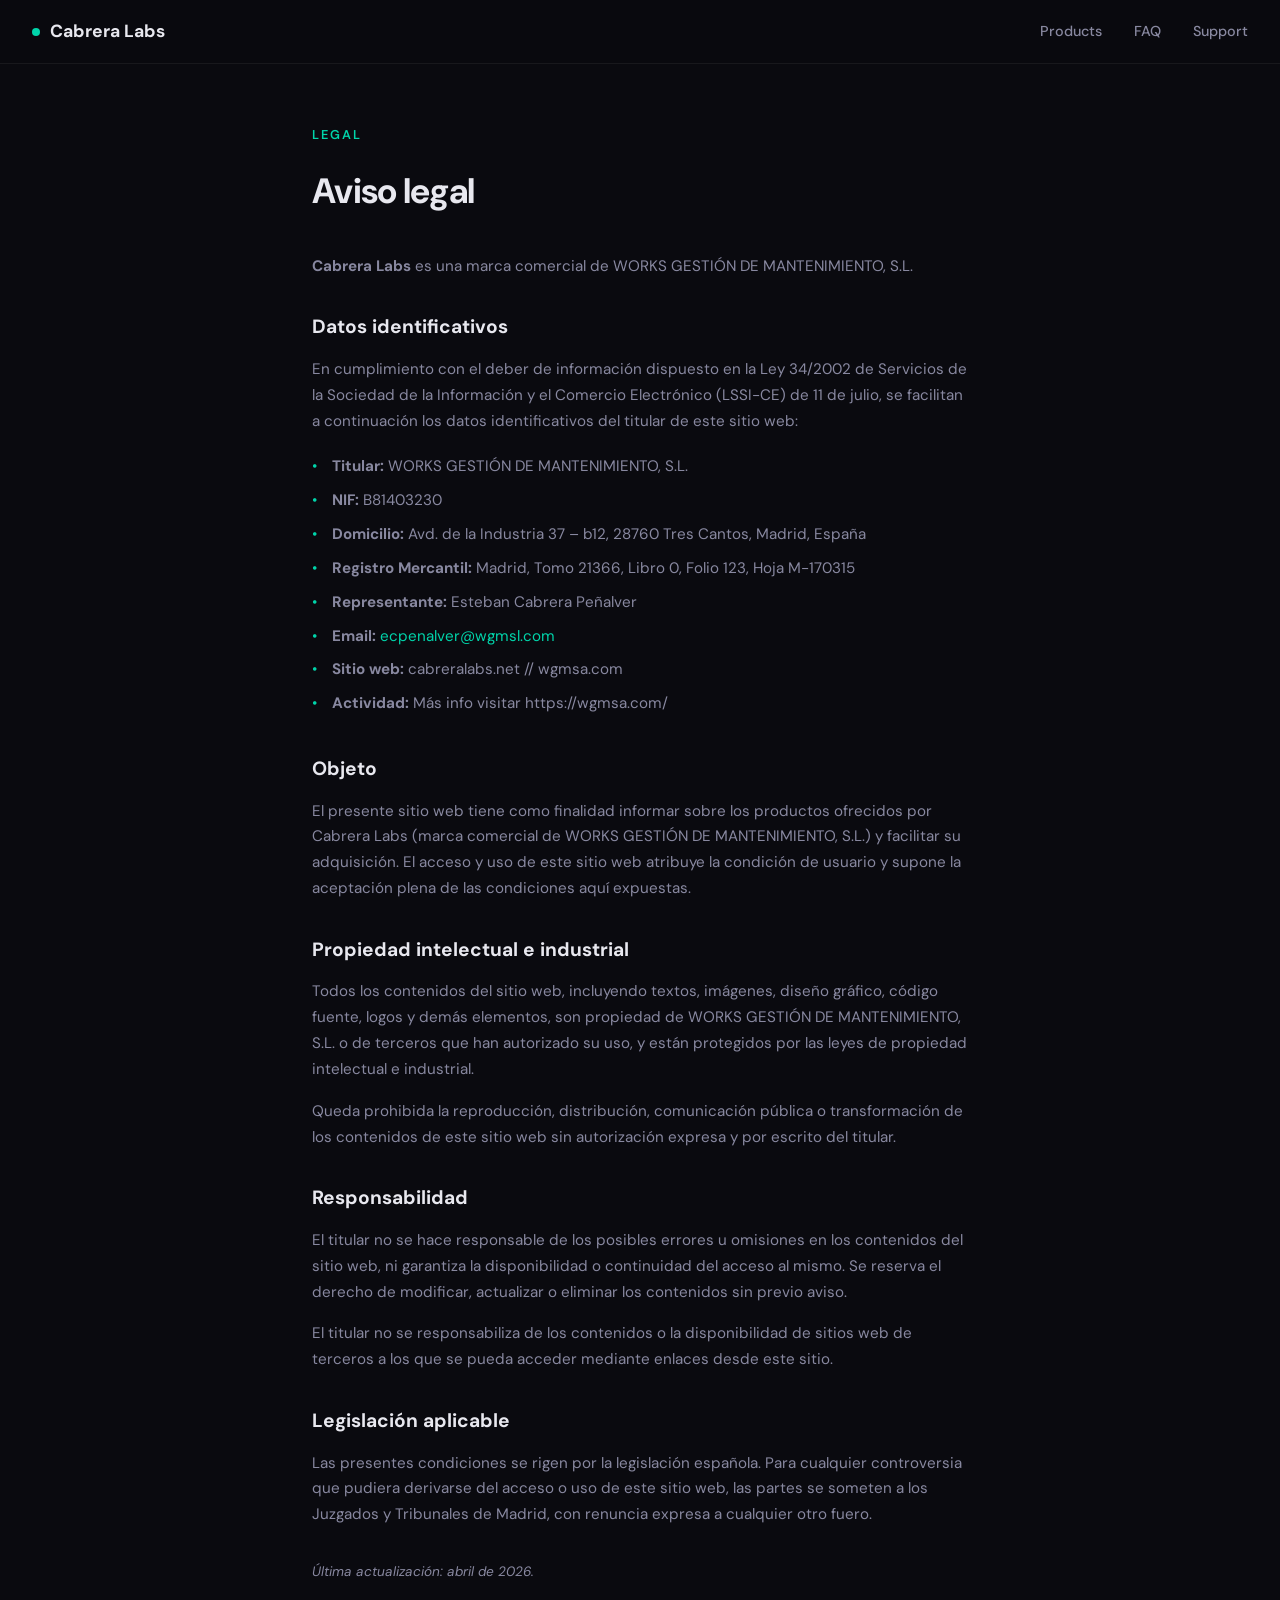
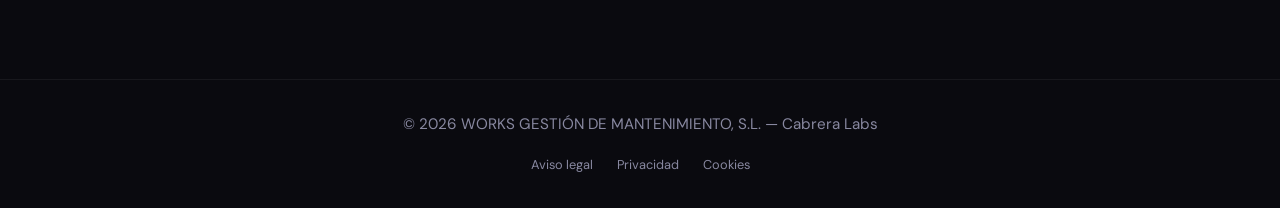
<file: aviso-legal.html>
<!DOCTYPE html>
<html lang="es">
<head>
  <meta charset="UTF-8">
  <meta name="viewport" content="width=device-width, initial-scale=1.0">
  <title>Aviso Legal — Cabrera Labs</title>
  <link href="https://fonts.googleapis.com/css2?family=DM+Sans:wght@400;500;700&display=swap" rel="stylesheet">
  <link rel="stylesheet" href="legal.css">
</head>
<body>
  <nav>
    <a href="/" class="nav-brand"><span class="dot"></span> Cabrera Labs</a>
    <div class="nav-links"><a href="/#products">Products</a><a href="/#faq">FAQ</a><a href="mailto:ecpenalver@wgmsl.com">Support</a></div>
  </nav>
  <main>
    <span class="label">Legal</span>
    <h1>Aviso legal</h1>

    <p><strong>Cabrera Labs</strong> es una marca comercial de WORKS GESTIÓN DE MANTENIMIENTO, S.L.</p>

    <h2>Datos identificativos</h2>
    <p>En cumplimiento con el deber de información dispuesto en la Ley 34/2002 de Servicios de la Sociedad de la Información y el Comercio Electrónico (LSSI-CE) de 11 de julio, se facilitan a continuación los datos identificativos del titular de este sitio web:</p>
    <ul>
      <li><strong>Titular:</strong> WORKS GESTIÓN DE MANTENIMIENTO, S.L.</li>
      <li><strong>NIF:</strong> B81403230</li>
      <li><strong>Domicilio:</strong> Avd. de la Industria 37 – b12, 28760 Tres Cantos, Madrid, España</li>
      <li><strong>Registro Mercantil:</strong> Madrid, Tomo 21366, Libro 0, Folio 123, Hoja M-170315</li>
      <li><strong>Representante:</strong> Esteban Cabrera Peñalver</li>
      <li><strong>Email:</strong> <a href="mailto:ecpenalver@wgmsl.com">ecpenalver@wgmsl.com</a></li>
      <li><strong>Sitio web:</strong> cabreralabs.net // wgmsa.com</li>
      <li><strong>Actividad:</strong> Más info visitar https://wgmsa.com/</li>
    </ul>

    <h2>Objeto</h2>
    <p>El presente sitio web tiene como finalidad informar sobre los productos ofrecidos por Cabrera Labs (marca comercial de WORKS GESTIÓN DE MANTENIMIENTO, S.L.) y facilitar su adquisición. El acceso y uso de este sitio web atribuye la condición de usuario y supone la aceptación plena de las condiciones aquí expuestas.</p>

    <h2>Propiedad intelectual e industrial</h2>
    <p>Todos los contenidos del sitio web, incluyendo textos, imágenes, diseño gráfico, código fuente, logos y demás elementos, son propiedad de WORKS GESTIÓN DE MANTENIMIENTO, S.L. o de terceros que han autorizado su uso, y están protegidos por las leyes de propiedad intelectual e industrial.</p>
    <p>Queda prohibida la reproducción, distribución, comunicación pública o transformación de los contenidos de este sitio web sin autorización expresa y por escrito del titular.</p>

    <h2>Responsabilidad</h2>
    <p>El titular no se hace responsable de los posibles errores u omisiones en los contenidos del sitio web, ni garantiza la disponibilidad o continuidad del acceso al mismo. Se reserva el derecho de modificar, actualizar o eliminar los contenidos sin previo aviso.</p>
    <p>El titular no se responsabiliza de los contenidos o la disponibilidad de sitios web de terceros a los que se pueda acceder mediante enlaces desde este sitio.</p>

    <h2>Legislación aplicable</h2>
    <p>Las presentes condiciones se rigen por la legislación española. Para cualquier controversia que pudiera derivarse del acceso o uso de este sitio web, las partes se someten a los Juzgados y Tribunales de Madrid, con renuncia expresa a cualquier otro fuero.</p>

    <p class="updated">Última actualización: abril de 2026.</p>
  </main>
  <footer>
    <p>© 2026 WORKS GESTIÓN DE MANTENIMIENTO, S.L. — Cabrera Labs</p>
    <div class="legal-links">
      <a href="/aviso-legal.html">Aviso legal</a>
      <a href="/privacidad.html">Privacidad</a>
      <a href="/cookies.html">Cookies</a>
    </div>
  </footer>
</body>
</html>
</file>
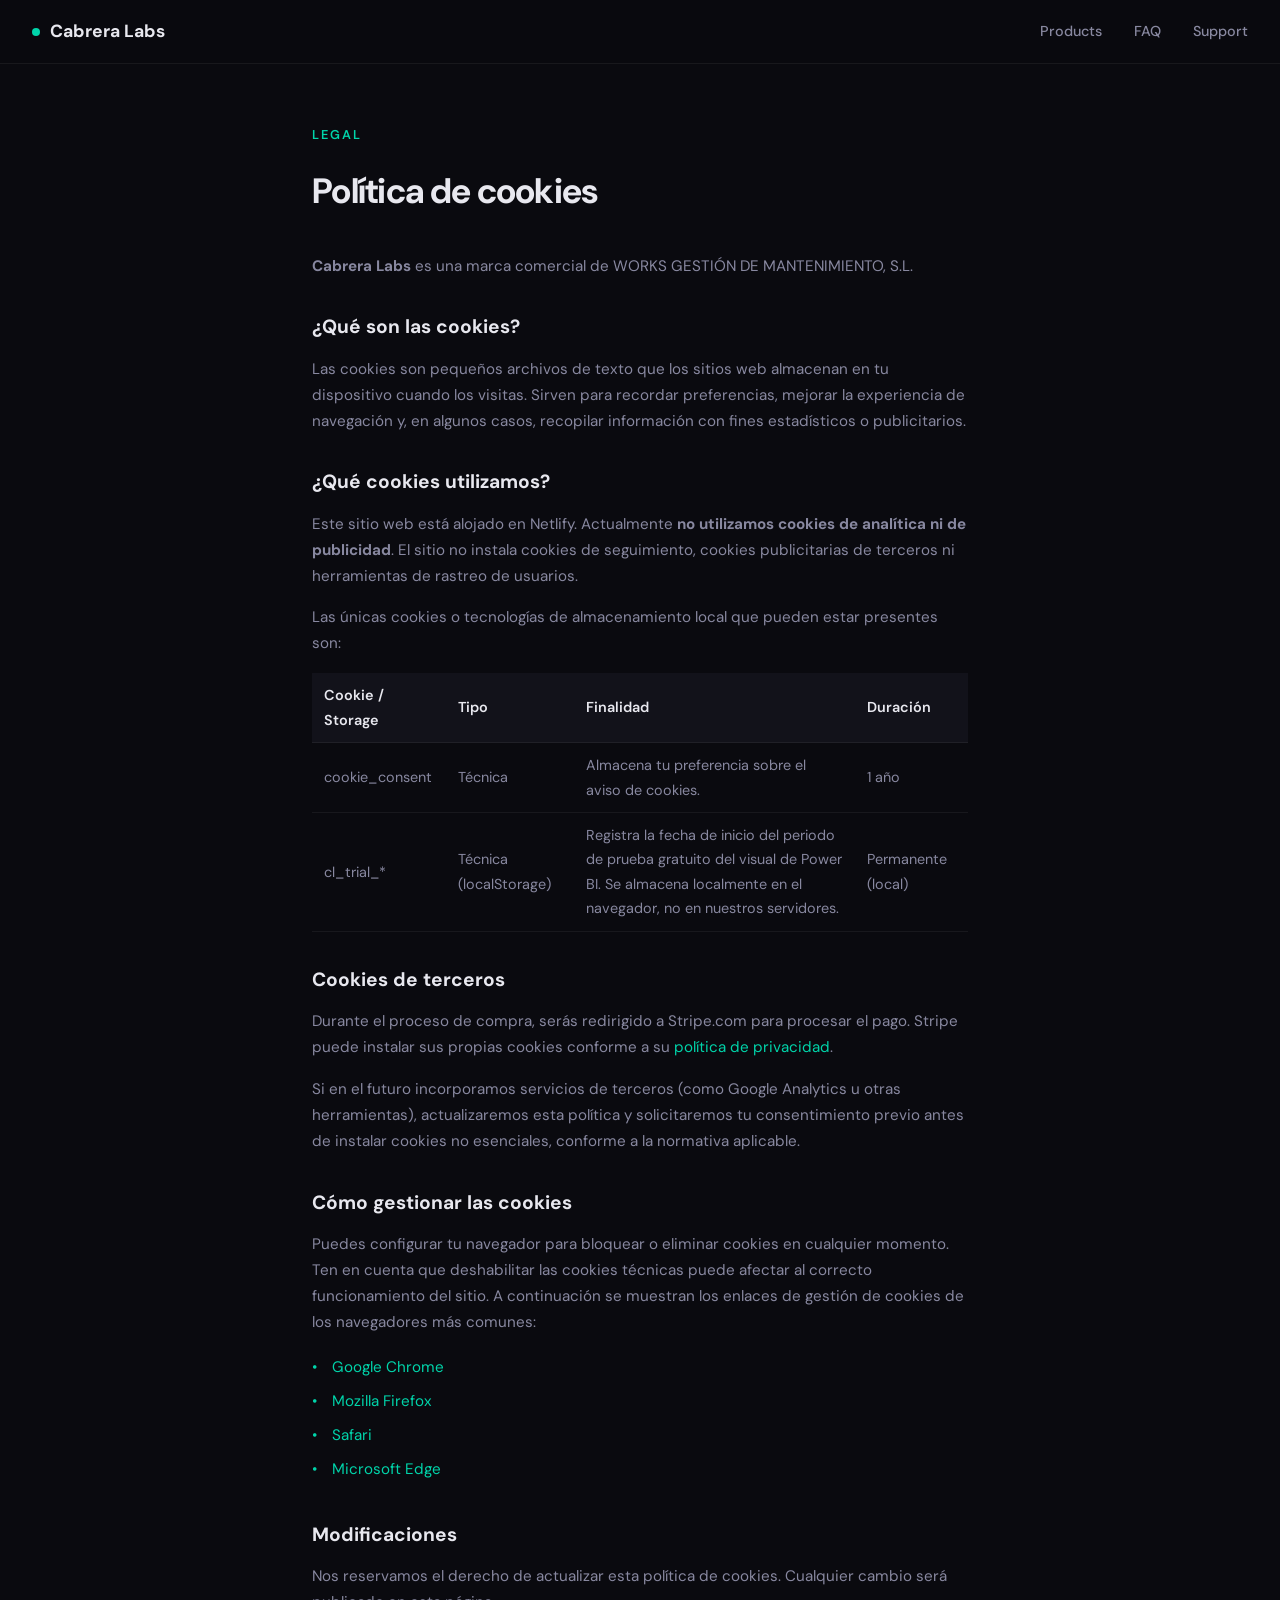
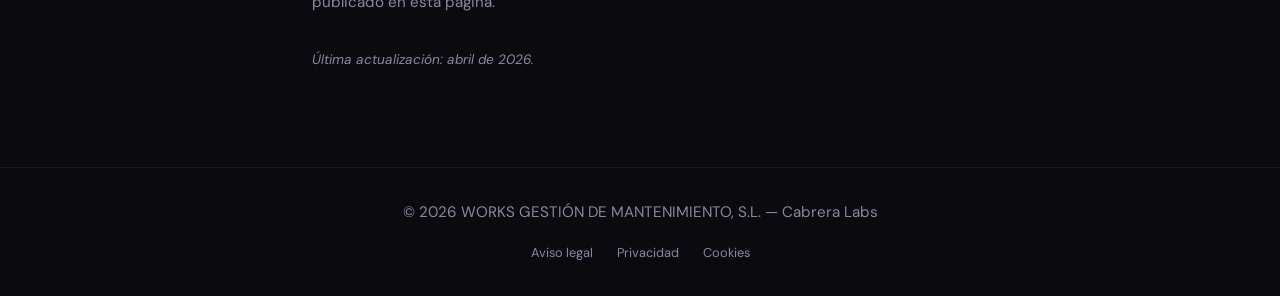
<file: cookies.html>
<!DOCTYPE html>
<html lang="es">
<head>
  <meta charset="UTF-8">
  <meta name="viewport" content="width=device-width, initial-scale=1.0">
  <title>Política de Cookies — Cabrera Labs</title>
  <link href="https://fonts.googleapis.com/css2?family=DM+Sans:wght@400;500;700&display=swap" rel="stylesheet">
  <link rel="stylesheet" href="legal.css">
</head>
<body>
  <nav>
    <a href="/" class="nav-brand"><span class="dot"></span> Cabrera Labs</a>
    <div class="nav-links"><a href="/#products">Products</a><a href="/#faq">FAQ</a><a href="mailto:ecpenalver@wgmsl.com">Support</a></div>
  </nav>
  <main>
    <span class="label">Legal</span>
    <h1>Política de cookies</h1>

    <p><strong>Cabrera Labs</strong> es una marca comercial de WORKS GESTIÓN DE MANTENIMIENTO, S.L.</p>

    <h2>¿Qué son las cookies?</h2>
    <p>Las cookies son pequeños archivos de texto que los sitios web almacenan en tu dispositivo cuando los visitas. Sirven para recordar preferencias, mejorar la experiencia de navegación y, en algunos casos, recopilar información con fines estadísticos o publicitarios.</p>

    <h2>¿Qué cookies utilizamos?</h2>
    <p>Este sitio web está alojado en Netlify. Actualmente <strong>no utilizamos cookies de analítica ni de publicidad</strong>. El sitio no instala cookies de seguimiento, cookies publicitarias de terceros ni herramientas de rastreo de usuarios.</p>
    <p>Las únicas cookies o tecnologías de almacenamiento local que pueden estar presentes son:</p>

    <table>
      <thead>
        <tr><th>Cookie / Storage</th><th>Tipo</th><th>Finalidad</th><th>Duración</th></tr>
      </thead>
      <tbody>
        <tr>
          <td>cookie_consent</td>
          <td>Técnica</td>
          <td>Almacena tu preferencia sobre el aviso de cookies.</td>
          <td>1 año</td>
        </tr>
        <tr>
          <td>cl_trial_*</td>
          <td>Técnica (localStorage)</td>
          <td>Registra la fecha de inicio del periodo de prueba gratuito del visual de Power BI. Se almacena localmente en el navegador, no en nuestros servidores.</td>
          <td>Permanente (local)</td>
        </tr>
      </tbody>
    </table>

    <h2>Cookies de terceros</h2>
    <p>Durante el proceso de compra, serás redirigido a Stripe.com para procesar el pago. Stripe puede instalar sus propias cookies conforme a su <a href="https://stripe.com/privacy" target="_blank">política de privacidad</a>.</p>
    <p>Si en el futuro incorporamos servicios de terceros (como Google Analytics u otras herramientas), actualizaremos esta política y solicitaremos tu consentimiento previo antes de instalar cookies no esenciales, conforme a la normativa aplicable.</p>

    <h2>Cómo gestionar las cookies</h2>
    <p>Puedes configurar tu navegador para bloquear o eliminar cookies en cualquier momento. Ten en cuenta que deshabilitar las cookies técnicas puede afectar al correcto funcionamiento del sitio. A continuación se muestran los enlaces de gestión de cookies de los navegadores más comunes:</p>
    <ul>
      <li><a href="https://support.google.com/chrome/answer/95647" target="_blank">Google Chrome</a></li>
      <li><a href="https://support.mozilla.org/es/kb/habilitar-y-deshabilitar-cookies-sitios-web-rastrear-preferencias" target="_blank">Mozilla Firefox</a></li>
      <li><a href="https://support.apple.com/es-es/guide/safari/sfri11471/mac" target="_blank">Safari</a></li>
      <li><a href="https://support.microsoft.com/es-es/microsoft-edge/eliminar-las-cookies-en-microsoft-edge-63947406-40ac-c3b8-57b9-2a946a29ae09" target="_blank">Microsoft Edge</a></li>
    </ul>

    <h2>Modificaciones</h2>
    <p>Nos reservamos el derecho de actualizar esta política de cookies. Cualquier cambio será publicado en esta página.</p>

    <p class="updated">Última actualización: abril de 2026.</p>
  </main>
  <footer>
    <p>© 2026 WORKS GESTIÓN DE MANTENIMIENTO, S.L. — Cabrera Labs</p>
    <div class="legal-links">
      <a href="/aviso-legal.html">Aviso legal</a>
      <a href="/privacidad.html">Privacidad</a>
      <a href="/cookies.html">Cookies</a>
    </div>
  </footer>
</body>
</html>
</file>
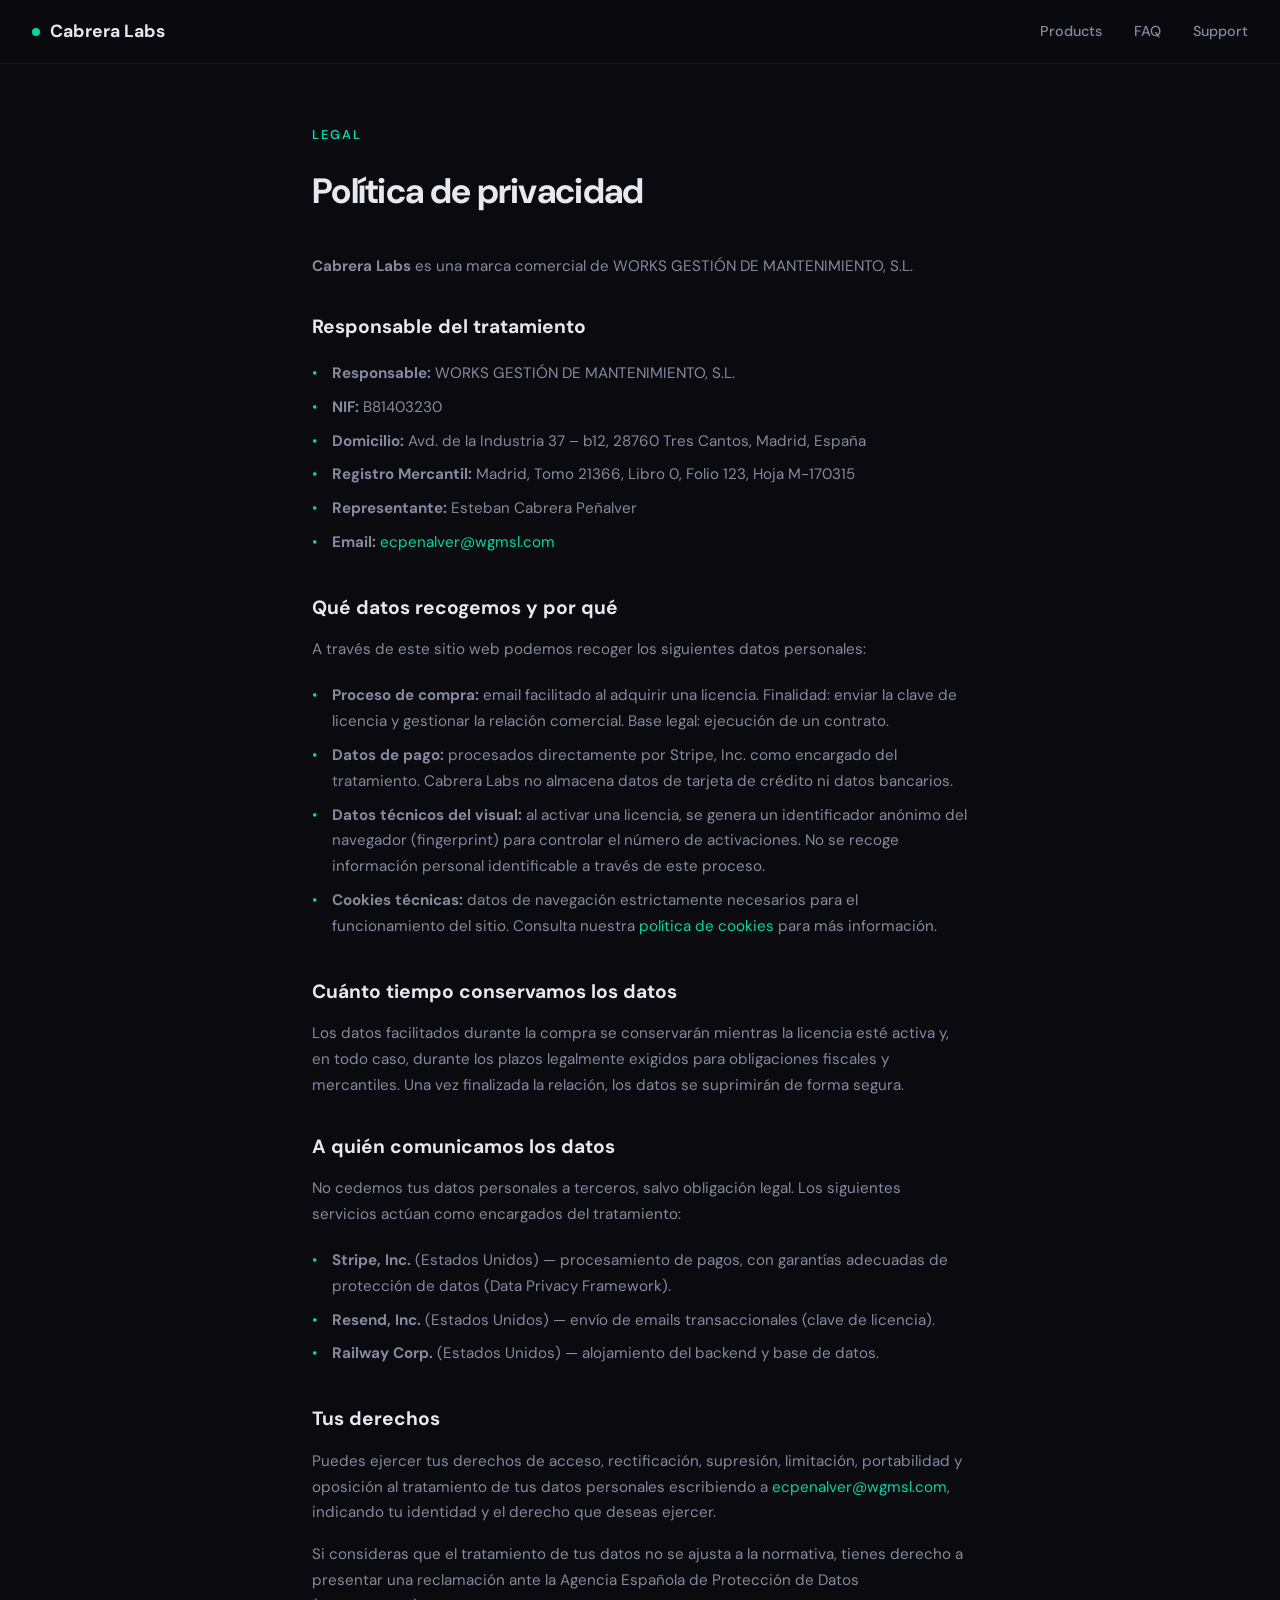
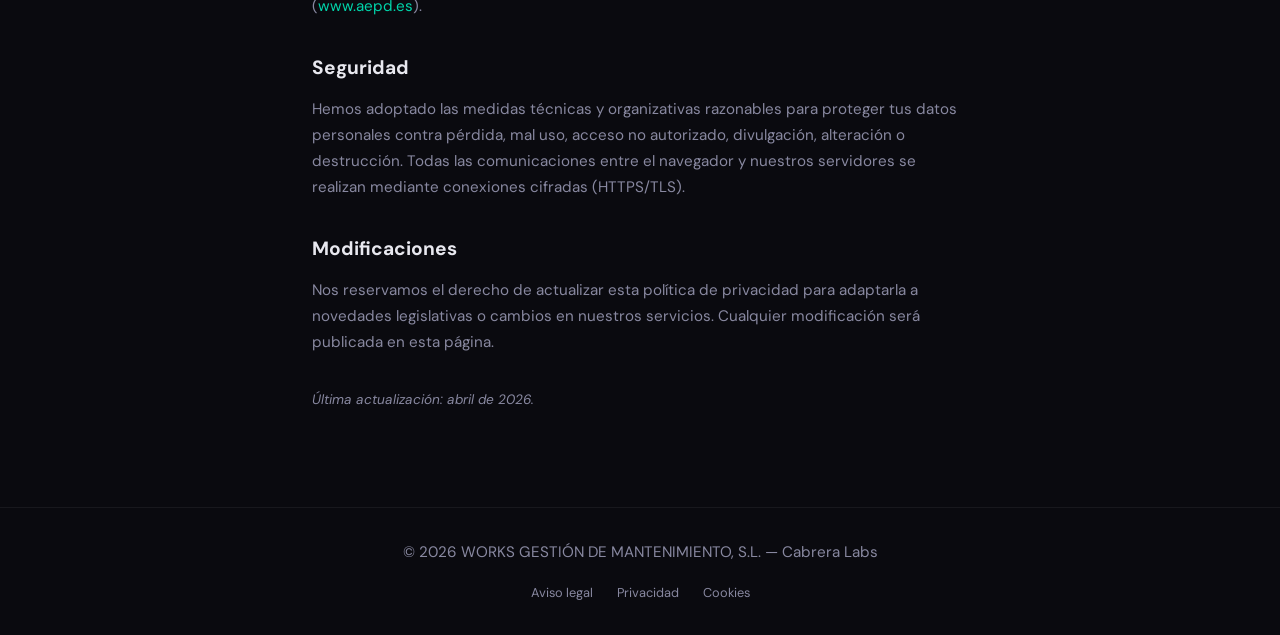
<file: privacidad.html>
<!DOCTYPE html>
<html lang="es">
<head>
  <meta charset="UTF-8">
  <meta name="viewport" content="width=device-width, initial-scale=1.0">
  <title>Política de Privacidad — Cabrera Labs</title>
  <link href="https://fonts.googleapis.com/css2?family=DM+Sans:wght@400;500;700&display=swap" rel="stylesheet">
  <link rel="stylesheet" href="legal.css">
</head>
<body>
  <nav>
    <a href="/" class="nav-brand"><span class="dot"></span> Cabrera Labs</a>
    <div class="nav-links"><a href="/#products">Products</a><a href="/#faq">FAQ</a><a href="mailto:ecpenalver@wgmsl.com">Support</a></div>
  </nav>
  <main>
    <span class="label">Legal</span>
    <h1>Política de privacidad</h1>

    <p><strong>Cabrera Labs</strong> es una marca comercial de WORKS GESTIÓN DE MANTENIMIENTO, S.L.</p>

    <h2>Responsable del tratamiento</h2>
    <ul>
      <li><strong>Responsable:</strong> WORKS GESTIÓN DE MANTENIMIENTO, S.L.</li>
      <li><strong>NIF:</strong> B81403230</li>
      <li><strong>Domicilio:</strong> Avd. de la Industria 37 – b12, 28760 Tres Cantos, Madrid, España</li>
      <li><strong>Registro Mercantil:</strong> Madrid, Tomo 21366, Libro 0, Folio 123, Hoja M-170315</li>
      <li><strong>Representante:</strong> Esteban Cabrera Peñalver</li>
      <li><strong>Email:</strong> <a href="mailto:ecpenalver@wgmsl.com">ecpenalver@wgmsl.com</a></li>
    </ul>

    <h2>Qué datos recogemos y por qué</h2>
    <p>A través de este sitio web podemos recoger los siguientes datos personales:</p>
    <ul>
      <li><strong>Proceso de compra:</strong> email facilitado al adquirir una licencia. Finalidad: enviar la clave de licencia y gestionar la relación comercial. Base legal: ejecución de un contrato.</li>
      <li><strong>Datos de pago:</strong> procesados directamente por Stripe, Inc. como encargado del tratamiento. Cabrera Labs no almacena datos de tarjeta de crédito ni datos bancarios.</li>
      <li><strong>Datos técnicos del visual:</strong> al activar una licencia, se genera un identificador anónimo del navegador (fingerprint) para controlar el número de activaciones. No se recoge información personal identificable a través de este proceso.</li>
      <li><strong>Cookies técnicas:</strong> datos de navegación estrictamente necesarios para el funcionamiento del sitio. Consulta nuestra <a href="/cookies.html">política de cookies</a> para más información.</li>
    </ul>

    <h2>Cuánto tiempo conservamos los datos</h2>
    <p>Los datos facilitados durante la compra se conservarán mientras la licencia esté activa y, en todo caso, durante los plazos legalmente exigidos para obligaciones fiscales y mercantiles. Una vez finalizada la relación, los datos se suprimirán de forma segura.</p>

    <h2>A quién comunicamos los datos</h2>
    <p>No cedemos tus datos personales a terceros, salvo obligación legal. Los siguientes servicios actúan como encargados del tratamiento:</p>
    <ul>
      <li><strong>Stripe, Inc.</strong> (Estados Unidos) — procesamiento de pagos, con garantías adecuadas de protección de datos (Data Privacy Framework).</li>
      <li><strong>Resend, Inc.</strong> (Estados Unidos) — envío de emails transaccionales (clave de licencia).</li>
      <li><strong>Railway Corp.</strong> (Estados Unidos) — alojamiento del backend y base de datos.</li>
    </ul>

    <h2>Tus derechos</h2>
    <p>Puedes ejercer tus derechos de acceso, rectificación, supresión, limitación, portabilidad y oposición al tratamiento de tus datos personales escribiendo a <a href="mailto:ecpenalver@wgmsl.com">ecpenalver@wgmsl.com</a>, indicando tu identidad y el derecho que deseas ejercer.</p>
    <p>Si consideras que el tratamiento de tus datos no se ajusta a la normativa, tienes derecho a presentar una reclamación ante la Agencia Española de Protección de Datos (<a href="https://www.aepd.es" target="_blank">www.aepd.es</a>).</p>

    <h2>Seguridad</h2>
    <p>Hemos adoptado las medidas técnicas y organizativas razonables para proteger tus datos personales contra pérdida, mal uso, acceso no autorizado, divulgación, alteración o destrucción. Todas las comunicaciones entre el navegador y nuestros servidores se realizan mediante conexiones cifradas (HTTPS/TLS).</p>

    <h2>Modificaciones</h2>
    <p>Nos reservamos el derecho de actualizar esta política de privacidad para adaptarla a novedades legislativas o cambios en nuestros servicios. Cualquier modificación será publicada en esta página.</p>

    <p class="updated">Última actualización: abril de 2026.</p>
  </main>
  <footer>
    <p>© 2026 WORKS GESTIÓN DE MANTENIMIENTO, S.L. — Cabrera Labs</p>
    <div class="legal-links">
      <a href="/aviso-legal.html">Aviso legal</a>
      <a href="/privacidad.html">Privacidad</a>
      <a href="/cookies.html">Cookies</a>
    </div>
  </footer>
</body>
</html>
</file>
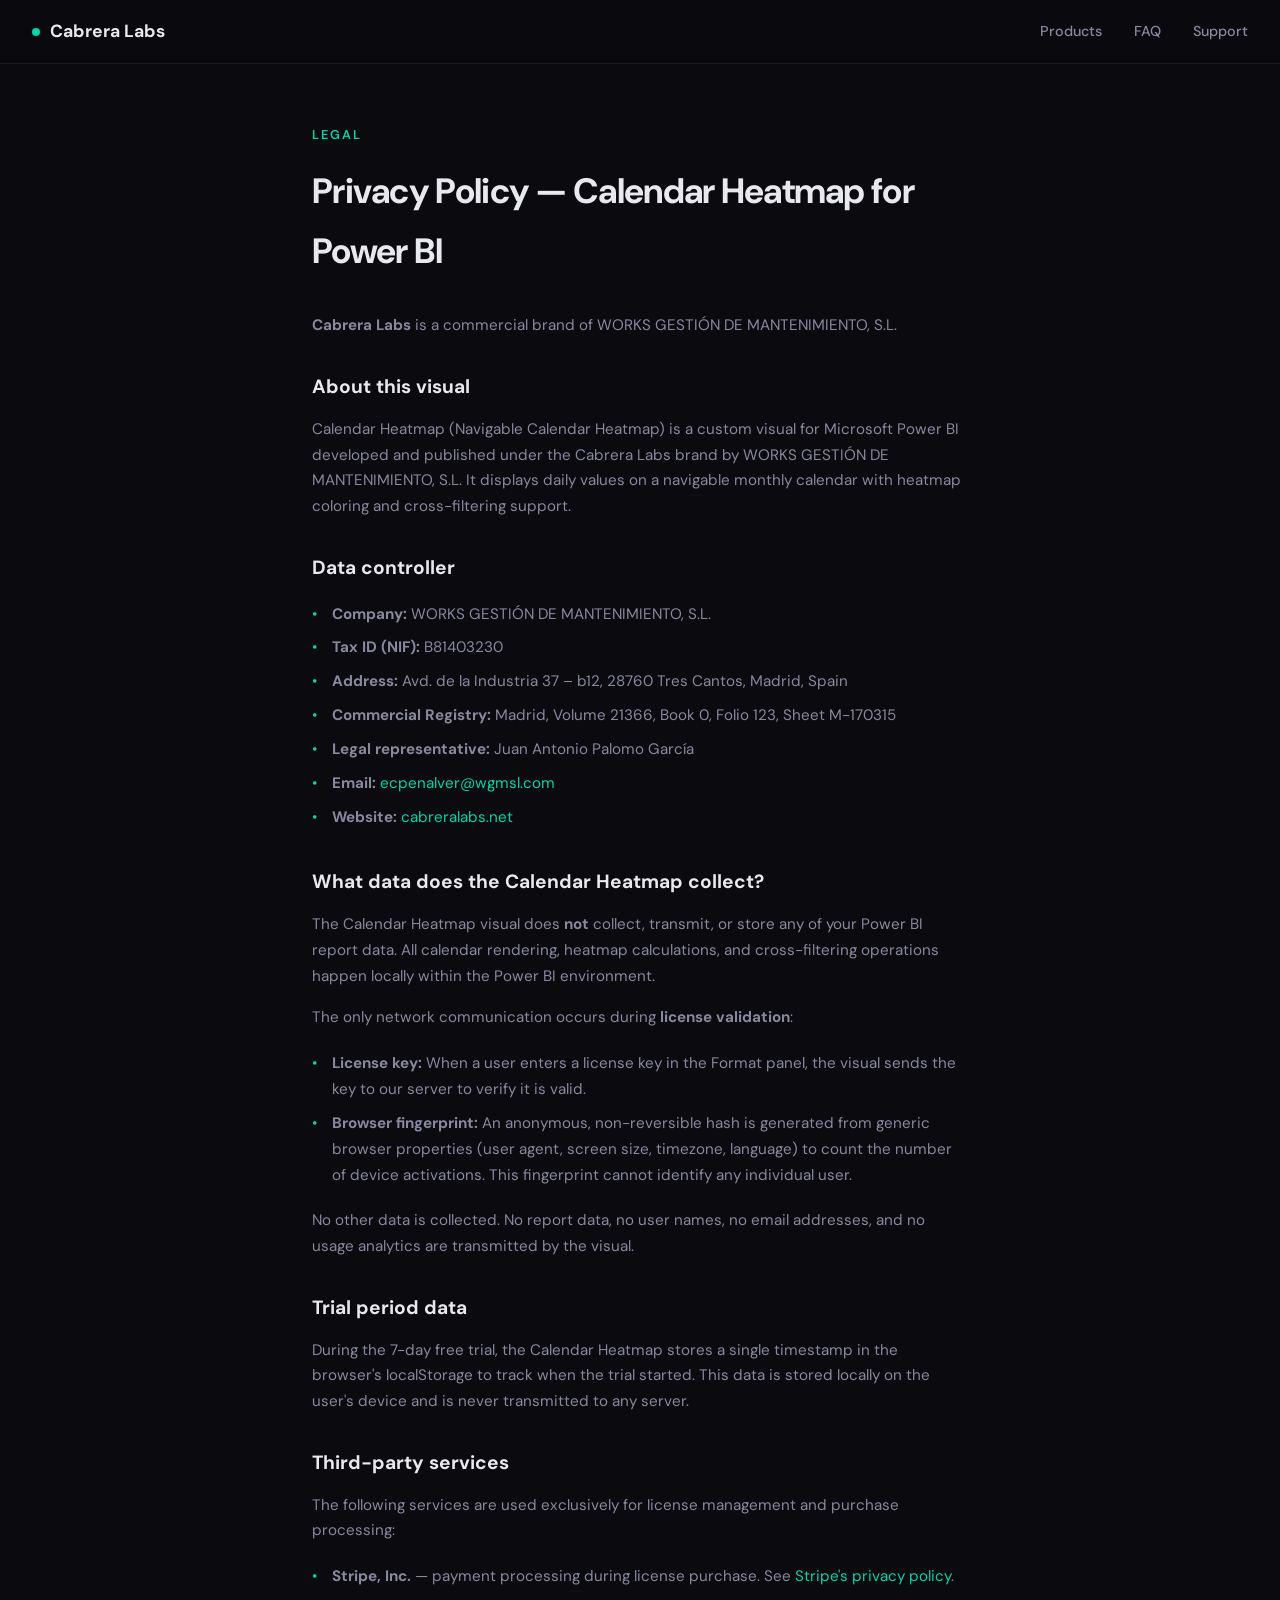
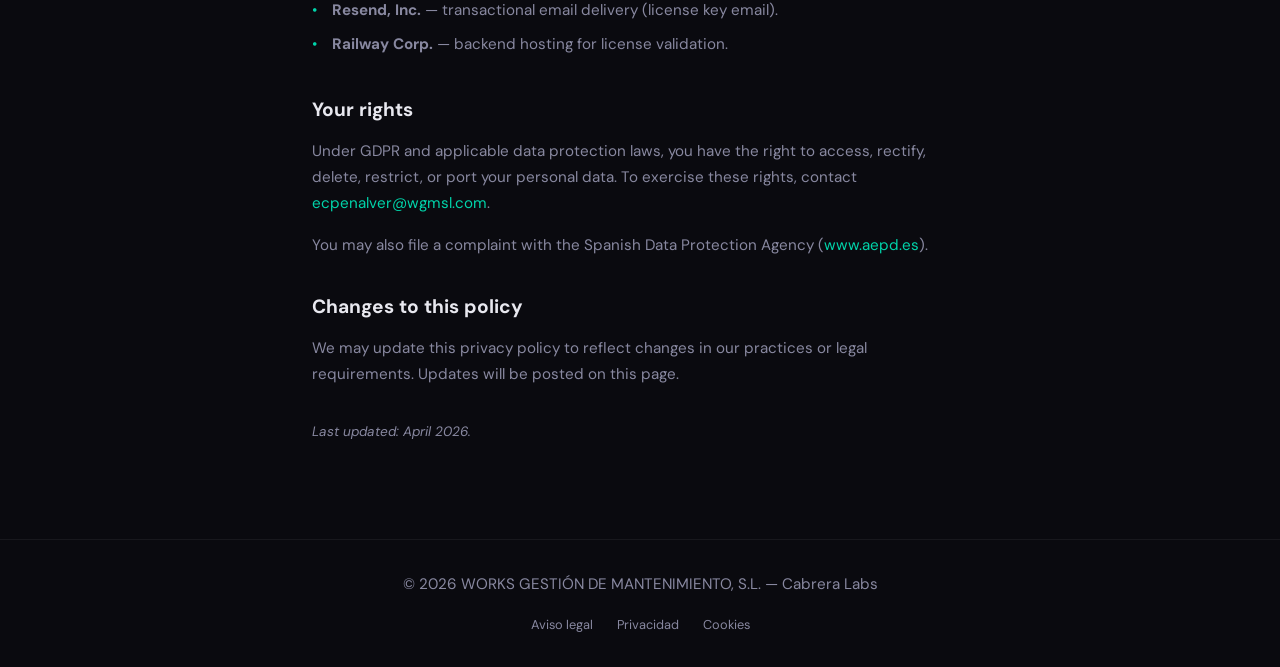
<file: privacy-calendar-heatmap.html>
<!DOCTYPE html>
<html lang="en">
<head>
  <meta charset="UTF-8">
  <meta name="viewport" content="width=device-width, initial-scale=1.0">
  <title>Privacy Policy — Calendar Heatmap for Power BI</title>
  <link href="https://fonts.googleapis.com/css2?family=DM+Sans:wght@400;500;700&display=swap" rel="stylesheet">
  <link rel="stylesheet" href="legal.css">
</head>
<body>
  <nav>
    <a href="/" class="nav-brand"><span class="dot"></span> Cabrera Labs</a>
    <div class="nav-links"><a href="/#products">Products</a><a href="/#faq">FAQ</a><a href="mailto:ecpenalver@wgmsl.com">Support</a></div>
  </nav>
  <main>
    <span class="label">Legal</span>
    <h1>Privacy Policy — Calendar Heatmap for Power BI</h1>

    <p><strong>Cabrera Labs</strong> is a commercial brand of WORKS GESTIÓN DE MANTENIMIENTO, S.L.</p>

    <h2>About this visual</h2>
    <p>Calendar Heatmap (Navigable Calendar Heatmap) is a custom visual for Microsoft Power BI developed and published under the Cabrera Labs brand by WORKS GESTIÓN DE MANTENIMIENTO, S.L. It displays daily values on a navigable monthly calendar with heatmap coloring and cross-filtering support.</p>

    <h2>Data controller</h2>
    <ul>
      <li><strong>Company:</strong> WORKS GESTIÓN DE MANTENIMIENTO, S.L.</li>
      <li><strong>Tax ID (NIF):</strong> B81403230</li>
      <li><strong>Address:</strong> Avd. de la Industria 37 – b12, 28760 Tres Cantos, Madrid, Spain</li>
      <li><strong>Commercial Registry:</strong> Madrid, Volume 21366, Book 0, Folio 123, Sheet M-170315</li>
      <li><strong>Legal representative:</strong> Juan Antonio Palomo García</li>
      <li><strong>Email:</strong> <a href="mailto:ecpenalver@wgmsl.com">ecpenalver@wgmsl.com</a></li>
      <li><strong>Website:</strong> <a href="https://cabreralabs.net">cabreralabs.net</a></li>
    </ul>

    <h2>What data does the Calendar Heatmap collect?</h2>
    <p>The Calendar Heatmap visual does <strong>not</strong> collect, transmit, or store any of your Power BI report data. All calendar rendering, heatmap calculations, and cross-filtering operations happen locally within the Power BI environment.</p>
    <p>The only network communication occurs during <strong>license validation</strong>:</p>
    <ul>
      <li><strong>License key:</strong> When a user enters a license key in the Format panel, the visual sends the key to our server to verify it is valid.</li>
      <li><strong>Browser fingerprint:</strong> An anonymous, non-reversible hash is generated from generic browser properties (user agent, screen size, timezone, language) to count the number of device activations. This fingerprint cannot identify any individual user.</li>
    </ul>
    <p>No other data is collected. No report data, no user names, no email addresses, and no usage analytics are transmitted by the visual.</p>

    <h2>Trial period data</h2>
    <p>During the 7-day free trial, the Calendar Heatmap stores a single timestamp in the browser's localStorage to track when the trial started. This data is stored locally on the user's device and is never transmitted to any server.</p>

    <h2>Third-party services</h2>
    <p>The following services are used exclusively for license management and purchase processing:</p>
    <ul>
      <li><strong>Stripe, Inc.</strong> — payment processing during license purchase. See <a href="https://stripe.com/privacy" target="_blank">Stripe's privacy policy</a>.</li>
      <li><strong>Resend, Inc.</strong> — transactional email delivery (license key email).</li>
      <li><strong>Railway Corp.</strong> — backend hosting for license validation.</li>
    </ul>

    <h2>Your rights</h2>
    <p>Under GDPR and applicable data protection laws, you have the right to access, rectify, delete, restrict, or port your personal data. To exercise these rights, contact <a href="mailto:ecpenalver@wgmsl.com">ecpenalver@wgmsl.com</a>.</p>
    <p>You may also file a complaint with the Spanish Data Protection Agency (<a href="https://www.aepd.es" target="_blank">www.aepd.es</a>).</p>

    <h2>Changes to this policy</h2>
    <p>We may update this privacy policy to reflect changes in our practices or legal requirements. Updates will be posted on this page.</p>

    <p class="updated">Last updated: April 2026.</p>
  </main>
  <footer>
    <p>© 2026 WORKS GESTIÓN DE MANTENIMIENTO, S.L. — Cabrera Labs</p>
    <div class="legal-links">
      <a href="/aviso-legal.html">Aviso legal</a>
      <a href="/privacidad.html">Privacidad</a>
      <a href="/cookies.html">Cookies</a>
    </div>
  </footer>
</body>
</html>
</file>
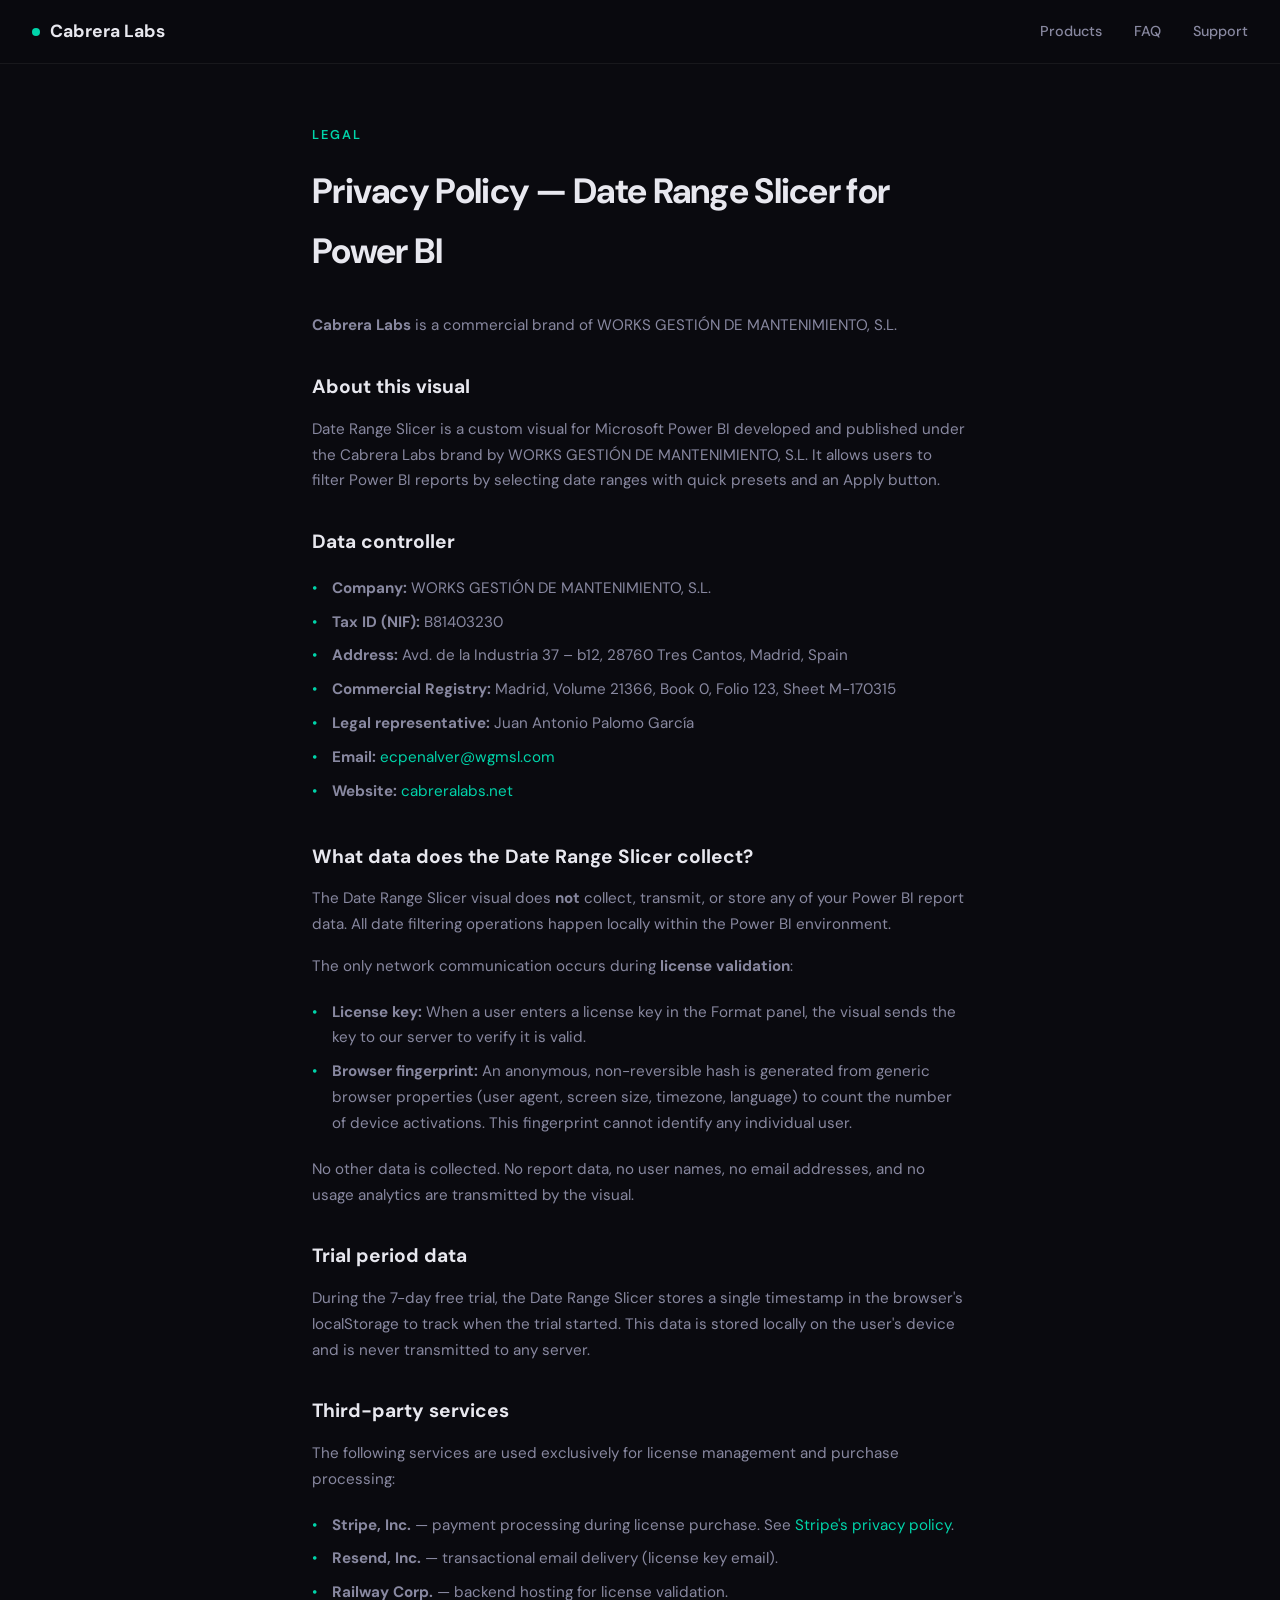
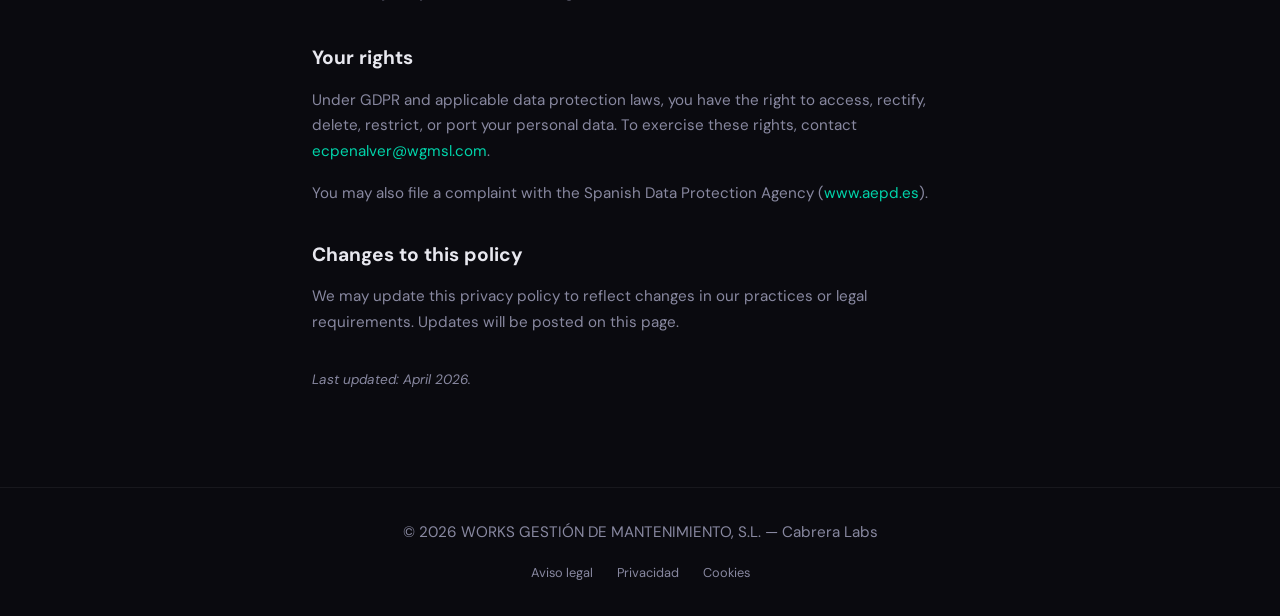
<file: privacy-date-range-slicer.html>
<!DOCTYPE html>
<html lang="en">
<head>
  <meta charset="UTF-8">
  <meta name="viewport" content="width=device-width, initial-scale=1.0">
  <title>Privacy Policy — Date Range Slicer for Power BI</title>
  <link href="https://fonts.googleapis.com/css2?family=DM+Sans:wght@400;500;700&display=swap" rel="stylesheet">
  <link rel="stylesheet" href="legal.css">
</head>
<body>
  <nav>
    <a href="/" class="nav-brand"><span class="dot"></span> Cabrera Labs</a>
    <div class="nav-links"><a href="/#products">Products</a><a href="/#faq">FAQ</a><a href="mailto:ecpenalver@wgmsl.com">Support</a></div>
  </nav>
  <main>
    <span class="label">Legal</span>
    <h1>Privacy Policy — Date Range Slicer for Power BI</h1>

    <p><strong>Cabrera Labs</strong> is a commercial brand of WORKS GESTIÓN DE MANTENIMIENTO, S.L.</p>

    <h2>About this visual</h2>
    <p>Date Range Slicer is a custom visual for Microsoft Power BI developed and published under the Cabrera Labs brand by WORKS GESTIÓN DE MANTENIMIENTO, S.L. It allows users to filter Power BI reports by selecting date ranges with quick presets and an Apply button.</p>

    <h2>Data controller</h2>
    <ul>
      <li><strong>Company:</strong> WORKS GESTIÓN DE MANTENIMIENTO, S.L.</li>
      <li><strong>Tax ID (NIF):</strong> B81403230</li>
      <li><strong>Address:</strong> Avd. de la Industria 37 – b12, 28760 Tres Cantos, Madrid, Spain</li>
      <li><strong>Commercial Registry:</strong> Madrid, Volume 21366, Book 0, Folio 123, Sheet M-170315</li>
      <li><strong>Legal representative:</strong> Juan Antonio Palomo García</li>
      <li><strong>Email:</strong> <a href="mailto:ecpenalver@wgmsl.com">ecpenalver@wgmsl.com</a></li>
      <li><strong>Website:</strong> <a href="https://cabreralabs.net">cabreralabs.net</a></li>
    </ul>

    <h2>What data does the Date Range Slicer collect?</h2>
    <p>The Date Range Slicer visual does <strong>not</strong> collect, transmit, or store any of your Power BI report data. All date filtering operations happen locally within the Power BI environment.</p>
    <p>The only network communication occurs during <strong>license validation</strong>:</p>
    <ul>
      <li><strong>License key:</strong> When a user enters a license key in the Format panel, the visual sends the key to our server to verify it is valid.</li>
      <li><strong>Browser fingerprint:</strong> An anonymous, non-reversible hash is generated from generic browser properties (user agent, screen size, timezone, language) to count the number of device activations. This fingerprint cannot identify any individual user.</li>
    </ul>
    <p>No other data is collected. No report data, no user names, no email addresses, and no usage analytics are transmitted by the visual.</p>

    <h2>Trial period data</h2>
    <p>During the 7-day free trial, the Date Range Slicer stores a single timestamp in the browser's localStorage to track when the trial started. This data is stored locally on the user's device and is never transmitted to any server.</p>

    <h2>Third-party services</h2>
    <p>The following services are used exclusively for license management and purchase processing:</p>
    <ul>
      <li><strong>Stripe, Inc.</strong> — payment processing during license purchase. See <a href="https://stripe.com/privacy" target="_blank">Stripe's privacy policy</a>.</li>
      <li><strong>Resend, Inc.</strong> — transactional email delivery (license key email).</li>
      <li><strong>Railway Corp.</strong> — backend hosting for license validation.</li>
    </ul>

    <h2>Your rights</h2>
    <p>Under GDPR and applicable data protection laws, you have the right to access, rectify, delete, restrict, or port your personal data. To exercise these rights, contact <a href="mailto:ecpenalver@wgmsl.com">ecpenalver@wgmsl.com</a>.</p>
    <p>You may also file a complaint with the Spanish Data Protection Agency (<a href="https://www.aepd.es" target="_blank">www.aepd.es</a>).</p>

    <h2>Changes to this policy</h2>
    <p>We may update this privacy policy to reflect changes in our practices or legal requirements. Updates will be posted on this page.</p>

    <p class="updated">Last updated: April 2026.</p>
  </main>
  <footer>
    <p>© 2026 WORKS GESTIÓN DE MANTENIMIENTO, S.L. — Cabrera Labs</p>
    <div class="legal-links">
      <a href="/aviso-legal.html">Aviso legal</a>
      <a href="/privacidad.html">Privacidad</a>
      <a href="/cookies.html">Cookies</a>
    </div>
  </footer>
</body>
</html>
</file>
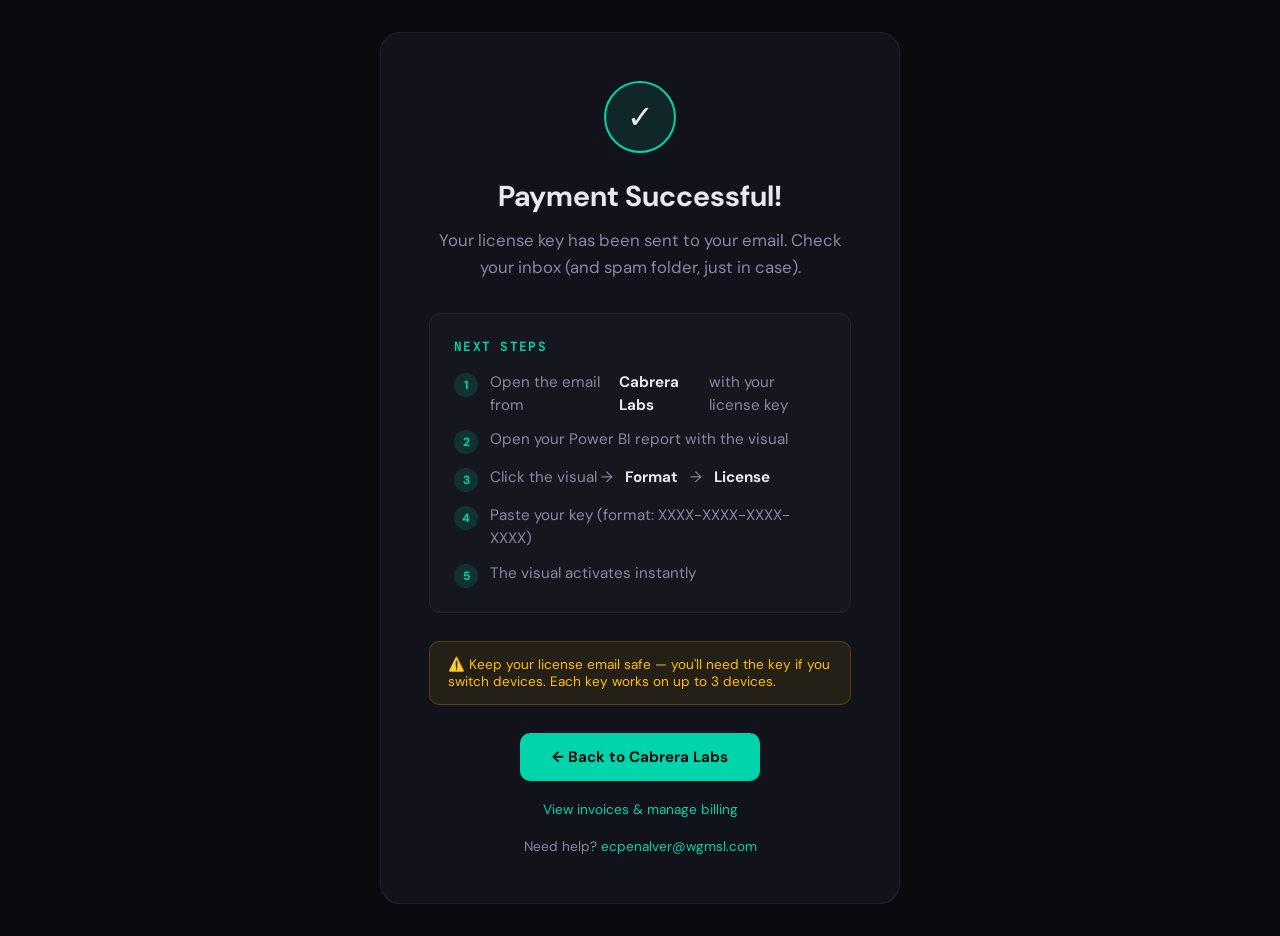
<file: success.html>
<!DOCTYPE html>
<html lang="en">
<head>
  <meta charset="UTF-8">
  <meta name="viewport" content="width=device-width, initial-scale=1.0">
  <title>Purchase Complete — Cabrera Labs</title>
  <link rel="preconnect" href="https://fonts.googleapis.com">
  <link href="https://fonts.googleapis.com/css2?family=DM+Sans:wght@400;500;700&family=JetBrains+Mono:wght@500&display=swap" rel="stylesheet">
  <style>
    *, *::before, *::after { margin: 0; padding: 0; box-sizing: border-box; }
    :root {
      --bg: #0a0a0f; --bg2: #12121a; --text: #e8e8ef; --text-dim: #8888a0;
      --accent: #00d4aa; --border: rgba(255,255,255,0.06);
      --font: 'DM Sans', sans-serif; --mono: 'JetBrains Mono', monospace;
    }
    body {
      background: var(--bg); color: var(--text); font-family: var(--font);
      min-height: 100vh; display: flex; align-items: center; justify-content: center;
      padding: 2rem; -webkit-font-smoothing: antialiased;
    }
    .card {
      background: var(--bg2); border: 1px solid var(--border);
      border-radius: 20px; padding: 48px; max-width: 520px; width: 100%;
      text-align: center;
    }
    .check {
      width: 72px; height: 72px; border-radius: 50%;
      background: rgba(0, 212, 170, 0.1); border: 2px solid var(--accent);
      display: flex; align-items: center; justify-content: center;
      margin: 0 auto 24px; font-size: 32px;
      animation: pop 0.5s ease;
    }
    @keyframes pop {
      0% { transform: scale(0.5); opacity: 0; }
      70% { transform: scale(1.1); }
      100% { transform: scale(1); opacity: 1; }
    }
    h1 { font-size: 1.8rem; margin-bottom: 12px; }
    .sub { color: var(--text-dim); font-size: 1.05rem; line-height: 1.6; margin-bottom: 32px; }
    .steps {
      text-align: left; background: rgba(255,255,255,0.02);
      border: 1px solid var(--border); border-radius: 12px;
      padding: 24px; margin-bottom: 28px;
    }
    .steps h3 {
      font-family: var(--mono); font-size: 0.8rem; color: var(--accent);
      text-transform: uppercase; letter-spacing: 0.1em; margin-bottom: 16px;
    }
    .steps ol {
      list-style: none; counter-reset: step; display: flex; flex-direction: column; gap: 12px;
    }
    .steps li {
      counter-increment: step; display: flex; align-items: flex-start; gap: 12px;
      color: var(--text-dim); font-size: 0.95rem; line-height: 1.5;
    }
    .steps li::before {
      content: counter(step);
      min-width: 24px; height: 24px; border-radius: 50%;
      background: rgba(0,212,170,0.15); color: var(--accent);
      display: flex; align-items: center; justify-content: center;
      font-size: 0.75rem; font-weight: 700; flex-shrink: 0; margin-top: 2px;
    }
    .note {
      background: rgba(255,193,7,0.08); border: 1px solid rgba(255,193,7,0.2);
      border-radius: 10px; padding: 14px 18px;
      color: #ffc107; font-size: 0.85rem; text-align: left; margin-bottom: 28px;
    }
    .btn-home {
      display: inline-block; padding: 14px 32px;
      background: var(--accent); color: var(--bg);
      border-radius: 10px; font-weight: 700; font-size: 0.95rem;
      text-decoration: none; transition: all 0.25s;
    }
    .btn-home:hover { transform: translateY(-2px); box-shadow: 0 8px 30px rgba(0,212,170,0.25); }
    .support { margin-top: 20px; color: var(--text-dim); font-size: 0.85rem; }
    .support a { color: var(--accent); text-decoration: none; }
  </style>
</head>
<body>

<div class="card">
  <div class="check">✓</div>
  <h1>Payment Successful!</h1>
  <p class="sub">Your license key has been sent to your email. Check your inbox (and spam folder, just in case).</p>

  <div class="steps">
    <h3>Next Steps</h3>
    <ol>
      <li>Open the email from <strong style="color:var(--text);">Cabrera Labs</strong> with your license key</li>
      <li>Open your Power BI report with the visual</li>
      <li>Click the visual → <strong style="color:var(--text);">Format</strong> → <strong style="color:var(--text);">License</strong></li>
      <li>Paste your key (format: XXXX-XXXX-XXXX-XXXX)</li>
      <li>The visual activates instantly</li>
    </ol>
  </div>

  <div class="note">
    ⚠️ Keep your license email safe — you'll need the key if you switch devices. Each key works on up to 3 devices.
  </div>

  <a href="/" class="btn-home">← Back to Cabrera Labs</a>
  <p class="support"><a href="https://billing.stripe.com/p/login/eVq14neBS7CGel6chn9IQ00" target="_blank">View invoices & manage billing</a></p>
  <p class="support">Need help? <a href="mailto:ecpenalver@wgmsl.com">ecpenalver@wgmsl.com</a></p>
</div>

</body>
</html>
</file>
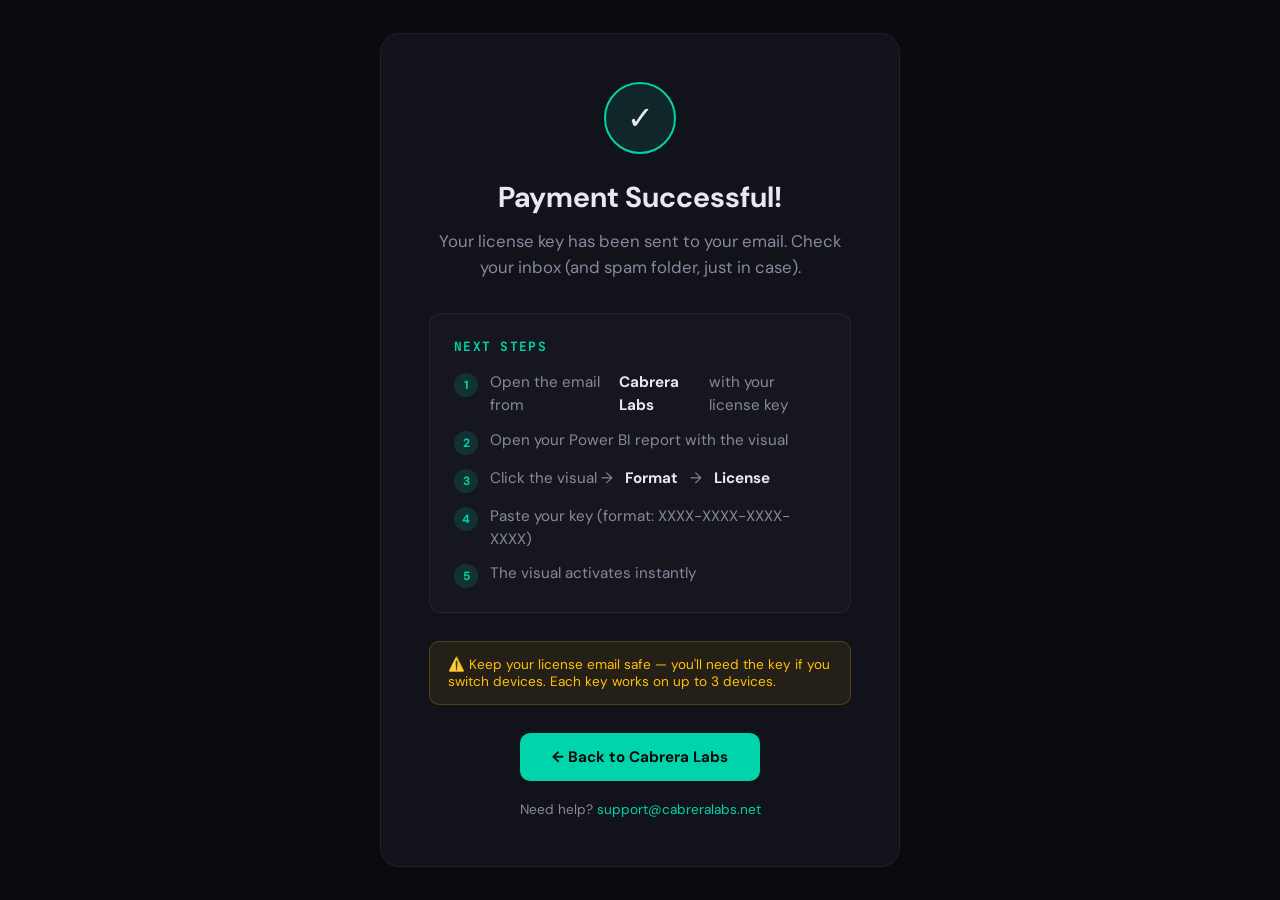
<file: cabreralabs-website/success.html>
<!DOCTYPE html>
<html lang="en">
<head>
  <meta charset="UTF-8">
  <meta name="viewport" content="width=device-width, initial-scale=1.0">
  <title>Purchase Complete — Cabrera Labs</title>
  <link rel="preconnect" href="https://fonts.googleapis.com">
  <link href="https://fonts.googleapis.com/css2?family=DM+Sans:wght@400;500;700&family=JetBrains+Mono:wght@500&display=swap" rel="stylesheet">
  <style>
    *, *::before, *::after { margin: 0; padding: 0; box-sizing: border-box; }
    :root {
      --bg: #0a0a0f; --bg2: #12121a; --text: #e8e8ef; --text-dim: #8888a0;
      --accent: #00d4aa; --border: rgba(255,255,255,0.06);
      --font: 'DM Sans', sans-serif; --mono: 'JetBrains Mono', monospace;
    }
    body {
      background: var(--bg); color: var(--text); font-family: var(--font);
      min-height: 100vh; display: flex; align-items: center; justify-content: center;
      padding: 2rem; -webkit-font-smoothing: antialiased;
    }
    .card {
      background: var(--bg2); border: 1px solid var(--border);
      border-radius: 20px; padding: 48px; max-width: 520px; width: 100%;
      text-align: center;
    }
    .check {
      width: 72px; height: 72px; border-radius: 50%;
      background: rgba(0, 212, 170, 0.1); border: 2px solid var(--accent);
      display: flex; align-items: center; justify-content: center;
      margin: 0 auto 24px; font-size: 32px;
      animation: pop 0.5s ease;
    }
    @keyframes pop {
      0% { transform: scale(0.5); opacity: 0; }
      70% { transform: scale(1.1); }
      100% { transform: scale(1); opacity: 1; }
    }
    h1 { font-size: 1.8rem; margin-bottom: 12px; }
    .sub { color: var(--text-dim); font-size: 1.05rem; line-height: 1.6; margin-bottom: 32px; }
    .steps {
      text-align: left; background: rgba(255,255,255,0.02);
      border: 1px solid var(--border); border-radius: 12px;
      padding: 24px; margin-bottom: 28px;
    }
    .steps h3 {
      font-family: var(--mono); font-size: 0.8rem; color: var(--accent);
      text-transform: uppercase; letter-spacing: 0.1em; margin-bottom: 16px;
    }
    .steps ol {
      list-style: none; counter-reset: step; display: flex; flex-direction: column; gap: 12px;
    }
    .steps li {
      counter-increment: step; display: flex; align-items: flex-start; gap: 12px;
      color: var(--text-dim); font-size: 0.95rem; line-height: 1.5;
    }
    .steps li::before {
      content: counter(step);
      min-width: 24px; height: 24px; border-radius: 50%;
      background: rgba(0,212,170,0.15); color: var(--accent);
      display: flex; align-items: center; justify-content: center;
      font-size: 0.75rem; font-weight: 700; flex-shrink: 0; margin-top: 2px;
    }
    .note {
      background: rgba(255,193,7,0.08); border: 1px solid rgba(255,193,7,0.2);
      border-radius: 10px; padding: 14px 18px;
      color: #ffc107; font-size: 0.85rem; text-align: left; margin-bottom: 28px;
    }
    .btn-home {
      display: inline-block; padding: 14px 32px;
      background: var(--accent); color: var(--bg);
      border-radius: 10px; font-weight: 700; font-size: 0.95rem;
      text-decoration: none; transition: all 0.25s;
    }
    .btn-home:hover { transform: translateY(-2px); box-shadow: 0 8px 30px rgba(0,212,170,0.25); }
    .support { margin-top: 20px; color: var(--text-dim); font-size: 0.85rem; }
    .support a { color: var(--accent); text-decoration: none; }
  </style>
</head>
<body>

<div class="card">
  <div class="check">✓</div>
  <h1>Payment Successful!</h1>
  <p class="sub">Your license key has been sent to your email. Check your inbox (and spam folder, just in case).</p>

  <div class="steps">
    <h3>Next Steps</h3>
    <ol>
      <li>Open the email from <strong style="color:var(--text);">Cabrera Labs</strong> with your license key</li>
      <li>Open your Power BI report with the visual</li>
      <li>Click the visual → <strong style="color:var(--text);">Format</strong> → <strong style="color:var(--text);">License</strong></li>
      <li>Paste your key (format: XXXX-XXXX-XXXX-XXXX)</li>
      <li>The visual activates instantly</li>
    </ol>
  </div>

  <div class="note">
    ⚠️ Keep your license email safe — you'll need the key if you switch devices. Each key works on up to 3 devices.
  </div>

  <a href="/" class="btn-home">← Back to Cabrera Labs</a>
  <p class="support">Need help? <a href="mailto:support@cabreralabs.net">support@cabreralabs.net</a></p>
</div>

</body>
</html>
</file>
<file: legal.css>
*, *::before, *::after { margin: 0; padding: 0; box-sizing: border-box; }

:root {
  --bg: #0a0a0f; --bg2: #12121a; --text: #e8e8ef; --text-dim: #8888a0;
  --accent: #00d4aa; --border: rgba(255,255,255,0.06);
  --font: 'DM Sans', sans-serif;
}

body {
  background: var(--bg); color: var(--text); font-family: var(--font);
  line-height: 1.7; -webkit-font-smoothing: antialiased;
}

nav {
  position: fixed; top: 0; left: 0; right: 0; z-index: 100;
  background: rgba(10, 10, 15, 0.85); backdrop-filter: blur(20px);
  border-bottom: 1px solid var(--border); padding: 0 2rem;
  height: 64px; display: flex; align-items: center; justify-content: space-between;
}
.nav-brand {
  display: flex; align-items: center; gap: 10px;
  font-weight: 700; font-size: 1.1rem; color: var(--text); text-decoration: none;
}
.nav-brand .dot { width: 8px; height: 8px; background: var(--accent); border-radius: 50%; }
.nav-links { display: flex; gap: 2rem; align-items: center; }
.nav-links a { color: var(--text-dim); text-decoration: none; font-size: 0.9rem; font-weight: 500; transition: color 0.2s; }
.nav-links a:hover { color: var(--text); }

main {
  max-width: 720px; margin: 0 auto; padding: 120px 2rem 80px;
}

.label {
  display: inline-block; font-size: 0.8rem; color: var(--accent);
  text-transform: uppercase; letter-spacing: 0.15em; margin-bottom: 1rem;
  font-weight: 600;
}

h1 {
  font-size: 2.2rem; font-weight: 700; margin-bottom: 2rem;
  letter-spacing: -0.02em;
}

h2 {
  font-size: 1.2rem; font-weight: 700; margin-top: 2rem; margin-bottom: 0.8rem;
  color: var(--text);
}

p { color: var(--text-dim); margin-bottom: 1rem; font-size: 0.95rem; }

a { color: var(--accent); text-decoration: none; }
a:hover { text-decoration: underline; }

ul {
  list-style: none; margin-bottom: 1rem; padding-left: 0;
}
ul li {
  color: var(--text-dim); font-size: 0.95rem; padding: 4px 0 4px 20px;
  position: relative;
}
ul li::before {
  content: '•'; color: var(--accent); position: absolute; left: 0;
}

table {
  width: 100%; border-collapse: collapse; margin: 1rem 0 1.5rem;
  font-size: 0.9rem;
}
th {
  text-align: left; padding: 10px 12px;
  background: var(--bg2); color: var(--text); font-weight: 600;
  border-bottom: 1px solid var(--border);
}
td {
  padding: 10px 12px; color: var(--text-dim);
  border-bottom: 1px solid var(--border);
}

.updated {
  margin-top: 2rem; font-style: italic; font-size: 0.85rem; color: var(--text-dim);
}

footer {
  border-top: 1px solid var(--border); padding: 2rem;
  text-align: center; color: var(--text-dim); font-size: 0.85rem;
}
.legal-links { display: flex; gap: 1.5rem; justify-content: center; margin-top: 8px; }
.legal-links a { color: var(--text-dim); text-decoration: none; font-size: 0.8rem; }
.legal-links a:hover { color: var(--accent); }

@media (max-width: 600px) {
  main { padding: 100px 1.5rem 60px; }
  h1 { font-size: 1.6rem; }
  .nav-links { gap: 1rem; }
}
</file>
